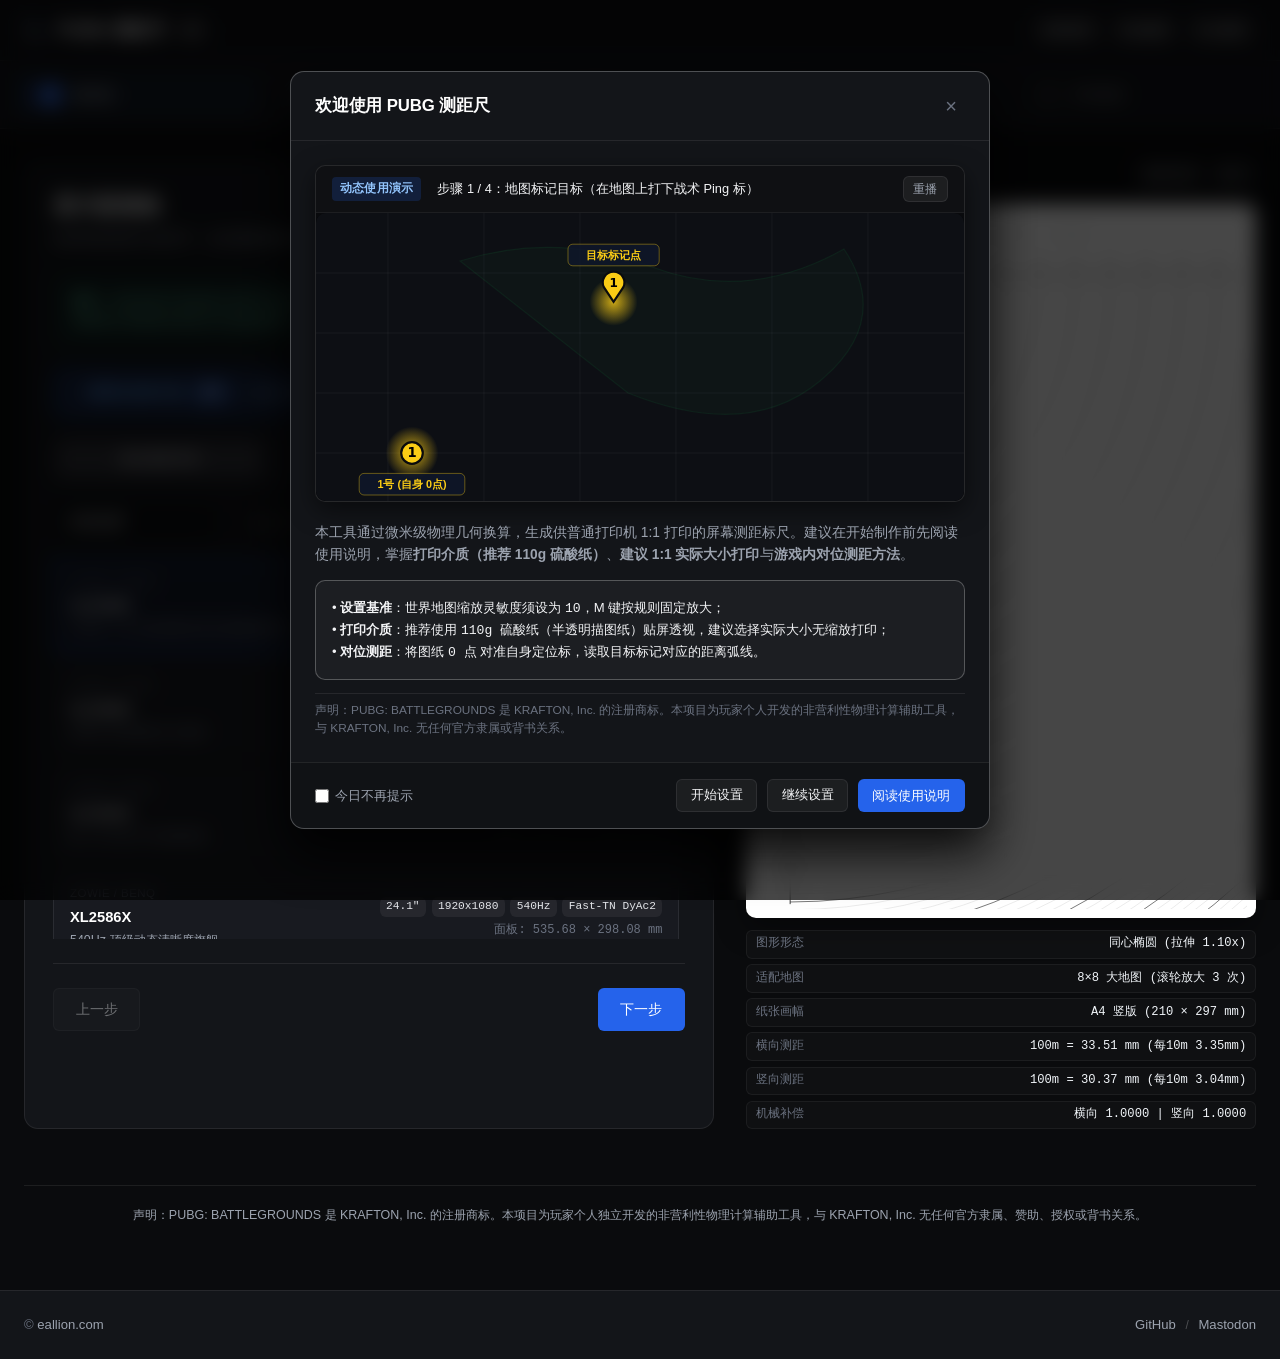
<file: index.html>
<!DOCTYPE html>
<html lang="zh-CN">
<head>
  <meta charset="UTF-8">
  <meta name="viewport" content="width=device-width, initial-scale=1.0">
  <title>PUBG 测距尺</title>
  <link rel="stylesheet" href="./style.css">
  <link rel="icon" type="image/svg+xml" href="./favicon.svg">
  <link rel="apple-touch-icon" href="./favicon.svg">
</head>
<body>

  <!-- 自定义 Toast 提示容器 -->
  <div class="toast-container" id="toastContainer"></div>

  <!-- 顶部主标题 -->
  <header class="app-header">
    <div class="header-container">
      <div class="brand-title">
        <img src="./favicon.svg" alt="PUBG 测距尺 Logo" class="brand-logo" width="24" height="24">
        <span>PUBG 测距尺</span>
        <span class="brand-tag" id="headerPaperTag">A4</span>
      </div>
      <div class="header-tools" style="display: flex; gap: 0.5rem; align-items: center;">
        <a href="./guide.html" class="btn btn-secondary btn-sm" id="globalGuideLink" style="padding: 0.25rem 0.6rem; font-size: 0.75rem; text-decoration: none; display: inline-flex; align-items: center;">使用说明</a>
        <button type="button" class="btn btn-secondary btn-sm" id="exportConfigBtn" style="padding: 0.25rem 0.6rem; font-size: 0.75rem;">导出配置</button>
        <button type="button" class="btn btn-secondary btn-sm" id="importConfigTrigger" style="padding: 0.25rem 0.6rem; font-size: 0.75rem;">导入配置</button>
        <input type="file" id="importConfigFile" accept=".json" style="display: none;">
      </div>
    </div>
  </header>

  <!-- 步骤导航 -->
  <nav class="stepper-nav">
    <div class="stepper-container">
      <div class="step-indicator-item active" data-step="1">
        <div class="step-num">1</div>
        <div class="step-info">
          <span class="step-name">显示器</span>
        </div>
      </div>
      <div class="step-indicator-item" data-step="2">
        <div class="step-num">2</div>
        <div class="step-info">
          <span class="step-name">分辨率</span>
        </div>
      </div>
      <div class="step-indicator-item" data-step="3">
        <div class="step-num">3</div>
        <div class="step-info">
          <span class="step-name">地图实测</span>
        </div>
      </div>
      <div class="step-indicator-item" data-step="4">
        <div class="step-num">4</div>
        <div class="step-info">
          <span class="step-name">生成打印</span>
        </div>
      </div>
      <div class="step-indicator-item" data-step="5">
        <div class="step-num">5</div>
        <div class="step-info">
          <span class="step-name">打印校准</span>
        </div>
      </div>
    </div>
  </nav>

  <!-- 主交互界面 -->
  <main class="main-wrapper">
    <!-- 左侧：表单与操作配置区 -->
    <div class="glass-panel">
      
      <!-- 步骤 1: 显示器规格 -->
      <section class="step-section active" data-step="1">
        <h2 class="step-headline">显示器规格</h2>
        <p class="step-subtext">选择或检索显示器型号，自动获取面板物理长宽。</p>

        <!-- 页面顶部常驻提示 (绿色风格，指引未收录型号自行测量) -->
        <div class="status-box status-success" style="margin-bottom: 1.25rem; font-size: 0.83rem; line-height: 1.55;">
          <strong>提示：</strong>若您的显示器或笔记本型号未在型号库中收录，请切换至【通用规格】或【自定义】，使用直尺测量显示器面板有效显示区域的物理尺寸（长与宽）并手动填写。
        </div>

        <!-- 屏幕探测可折叠工具栏 (强调醒目样式，提醒用户优先检测当前显示器) -->
        <div class="collapsible-box collapsible-box-highlight" id="detectScreensCollapsible" style="margin-bottom: 1.25rem;">
          <div class="collapsible-header" id="detectScreensToggle">
            <div style="display: flex; align-items: center; gap: 0.6rem;">
              <span class="collapsible-arrow" id="detectScreensArrow" style="color: #60a5fa;">▸</span>
              <span class="detect-title-highlight">
                <span>检测当前显示器</span>
                <span class="detect-badge-highlight">推荐</span>
              </span>
              <span style="font-size: 0.76rem; color: #93c5fd;">(一键识别硬件与分辨率)</span>
            </div>
            <span class="collapsible-action-text" id="detectScreensToggleText" style="color: #60a5fa; font-weight: 500;">展开</span>
          </div>
          <div class="collapsible-body hidden" id="detectScreensBody">
            <div style="display: flex; justify-content: space-between; align-items: center; flex-wrap: wrap; gap: 0.5rem; margin-bottom: 0.5rem;">
              <div style="font-size: 0.8rem; color: var(--text-secondary);">自动读取当前屏幕物理分辨率、系统缩放与硬件信息，快速智能匹配型号库。</div>
              <button type="button" class="btn btn-primary btn-sm" id="detectScreensBtn" style="font-weight: 600; padding: 0.35rem 0.95rem;">开始检测</button>
            </div>
            <div id="detectedScreensContainer" style="display: none;">
              <!-- 动态渲染探测到的多显示器卡片 -->
            </div>
          </div>
        </div>

        <!-- 模式切换 Tab -->
        <div class="tab-pill-group" style="margin-bottom: 1.25rem;">
          <button type="button" class="tab-pill active" id="tabModeDb">显示器型号库</button>
          <button type="button" class="tab-pill" id="tabModeLaptop">笔记本</button>
          <button type="button" class="tab-pill" id="tabModeGeneric">通用规格</button>
        </div>

        <!-- 视图 A: 显示器数据库检索 -->
        <div id="screenDbView">
          <div class="search-filter-row" style="display: flex; gap: 0.75rem; margin-bottom: 1rem; position: relative; z-index: 20;">
            <div class="custom-dropdown" id="brandCustomDropdown" style="min-width: 170px; max-width: 190px;">
              <button type="button" class="custom-dropdown-btn" id="brandDropdownBtn">
                <span class="custom-dropdown-text" id="brandDropdownLabel">全部品牌</span>
                <span class="custom-dropdown-arrow" id="brandDropdownArrow">▾</span>
              </button>
              <div class="custom-dropdown-menu hidden" id="brandDropdownMenu">
                <!-- 由 app.js 动态填充品牌卡项 -->
              </div>
              <select id="brandFilterSelect" style="display: none;">
                <option value="all">全部品牌</option>
              </select>
            </div>
            <div style="position: relative; flex: 1; display: flex; align-items: center;">
              <input type="text" id="monitorSearchInput" class="form-input" style="padding-right: 2.2rem;" placeholder="输入型号搜索，如：XL2546K, 27GP850, 24G2...">
              <button type="button" id="clearSearchBtn" title="清空搜索" style="position: absolute; right: 0.5rem; background: none; border: none; color: var(--text-tertiary); cursor: pointer; padding: 0.2rem 0.4rem; font-size: 1rem; line-height: 1; display: none;">×</button>
            </div>
          </div>

          <div class="monitor-db-list" id="monitorDbList">
            <!-- 由 app.js 动态填充数据库卡片 -->
          </div>

          <div id="selectedMonitorNotice" class="status-box status-success" style="margin-top: 1rem; display: none;">
            <!-- 已选显示器面板信息 -->
          </div>
        </div>

        <!-- 视图 B: 通用预设与自定义输入 -->
        <div id="screenGenericView" class="hidden">
          <div class="options-grid" id="screenPresetContainer">
            <!-- 通用选项卡片 -->
          </div>

          <div class="form-box hidden" id="customScreenBox">
            <div class="form-row">
              <label class="form-label" for="customDiagInput">屏幕尺寸 (英寸)</label>
              <div class="input-group">
                <input type="number" id="customDiagInput" class="form-input" value="24.5" step="0.1" min="10" max="100">
                <span class="input-unit">英寸</span>
              </div>
            </div>
            <div class="form-row">
              <label class="form-label" for="customRatioSelect">面板比例</label>
              <select id="customRatioSelect" class="form-select">
                <option value="16:9" selected>16:9 (标准宽屏)</option>
                <option value="16:10">16:10 (部分电竞/办公)</option>
                <option value="21:9">21:9 (带鱼屏)</option>
                <option value="4:3">4:3 (传统方屏)</option>
              </select>
            </div>
          </div>
        </div>
      </section>

      <!-- 步骤 2: 游戏分辨率 -->
      <section class="step-section" data-step="2">
        <h2 class="step-headline">游戏分辨率</h2>
        <p class="step-subtext">支持 1728×1080、2304×1440 等横向拉伸非标分辨率。</p>

        <div class="options-grid" id="resPresetContainer">
          <!-- 由 app.js 动态渲染分辨率卡片 -->
        </div>

        <div class="form-box hidden" id="customResBox">
          <div class="form-row">
            <label class="form-label">自定义分辨率</label>
            <div style="display: flex; align-items: center; gap: 0.75rem; flex-wrap: wrap;">
              <div class="input-group" style="flex: 1; min-width: 240px;">
                <input type="number" id="customResW" class="form-input" placeholder="宽度 (如 1728)" value="1728" step="1">
                <span class="input-unit">×</span>
                <input type="number" id="customResH" class="form-input" placeholder="高度 (如 1080)" value="1080" step="1">
                <span class="input-unit">像素</span>
              </div>
              <div style="display: flex; align-items: center; gap: 0.65rem;">
                <label class="checkbox-label" for="customScaleCheckbox" style="display: inline-flex; align-items: center; gap: 0.4rem; cursor: pointer; user-select: none; font-size: 0.85rem; color: var(--text-main);">
                  <input type="checkbox" id="customScaleCheckbox" class="form-checkbox">
                  <span>缩放</span>
                </label>
                <div id="customScaleContainer" class="hidden" style="display: none; align-items: center;">
                  <div class="custom-dropdown" id="scaleCustomDropdown" style="min-width: 110px;">
                    <button type="button" class="custom-dropdown-btn" id="scaleDropdownBtn" style="padding: 0.55rem 0.75rem; font-size: 0.82rem;">
                      <span class="custom-dropdown-text" id="scaleDropdownLabel">100%</span>
                      <span class="custom-dropdown-arrow" id="scaleDropdownArrow">▾</span>
                    </button>
                    <div class="custom-dropdown-menu hidden" id="scaleDropdownMenu" style="min-width: 120px; max-height: 220px;">
                      <!-- 由 app.js 动态填充缩放百分比选项 -->
                    </div>
                    <select id="customScaleSelect" style="display: none;">
                      <option value="100" selected>100%</option>
                    </select>
                  </div>
                </div>
              </div>
            </div>
          </div>
        </div>

        <div id="resAnalysisBox" class="status-box status-warning">
          <!-- 动态提示拉伸因子与几何形状判断 -->
        </div>
      </section>

      <!-- 步骤 3: 地图实测 -->
      <section class="step-section" data-step="3">
        <h2 class="step-headline">地图实测</h2>
        <p class="step-subtext">游戏内 M 键放大三次，直尺测量屏幕网格物理尺寸。</p>

        <div class="guide-card">
          <strong>测量说明：</strong>
          <ol class="guide-step-list">
            <li>进入游戏：<code>ESC</code> - <code>设置</code> - <code>游戏玩法</code> - <code>界面</code>，将 <strong>世界地图缩放灵敏度</strong> 设为 <code>10</code>；</li>
            <li>游戏中按 <code>M</code> 键展开大地图（8×8 放大 3 次，4×4 放大 2 次，3×3/2×2 不放大）；</li>
            <li>此时网格固定：细线白格为 <strong>100 米</strong>，大方格为 <strong>1000 米</strong>；</li>
            <li>手持实体直尺贴屏，测量 <strong>1 个小格 (100米)</strong> 与 <strong>3 个小格 (300米)</strong> 的物理毫米数。</li>
          </ol>
        </div>

        <!-- 地图规格选择 (8x8, 4x4, 3x3, 2x2) -->
        <div class="form-box" style="margin-bottom: 1.25rem;">
          <div style="display: flex; justify-content: space-between; align-items: center; margin-bottom: 0.5rem;">
            <label class="form-label" style="margin-bottom: 0;">地图规格</label>
            <span style="font-size: 0.75rem; color: #93c5fd; font-family: var(--font-mono);" id="mapZoomStatusTag">8×8 放大 3 次</span>
          </div>
          <div class="tab-pill-group" id="mapSizeTabGroup" style="display: grid; grid-template-columns: repeat(4, 1fr); gap: 0.35rem; background: rgba(0, 0, 0, 0.3); padding: 0.25rem; border-radius: var(--radius-sm); border: 1px solid var(--border-subtle);">
            <button type="button" class="tab-pill active" data-map-size="8x8" style="padding: 0.45rem 0.2rem; text-align: center;">
              <div style="font-weight: 600; font-size: 0.85rem;">8×8</div>
              <div style="font-size: 0.68rem; opacity: 0.75; margin-top: 0.1rem;">放大 3 次</div>
            </button>
            <button type="button" class="tab-pill" data-map-size="4x4" style="padding: 0.45rem 0.2rem; text-align: center;">
              <div style="font-weight: 600; font-size: 0.85rem;">4×4</div>
              <div style="font-size: 0.68rem; opacity: 0.75; margin-top: 0.1rem;">放大 2 次</div>
            </button>
            <button type="button" class="tab-pill" data-map-size="3x3" style="padding: 0.45rem 0.2rem; text-align: center;">
              <div style="font-weight: 600; font-size: 0.85rem;">3×3</div>
              <div style="font-size: 0.68rem; opacity: 0.75; margin-top: 0.1rem;">不放大</div>
            </button>
            <button type="button" class="tab-pill" data-map-size="2x2" style="padding: 0.45rem 0.2rem; text-align: center;">
              <div style="font-weight: 600; font-size: 0.85rem;">2×2</div>
              <div style="font-size: 0.68rem; opacity: 0.75; margin-top: 0.1rem;">不放大</div>
            </button>
          </div>
          <div style="font-size: 0.74rem; color: var(--text-tertiary); margin-top: 0.5rem; line-height: 1.4;" id="mapSubtextHint">
            全图 8km，按 M 键打开大地图并向上滚轮放大 3 次（包含：海岛、沙漠、泰戈、帝斯顿、荣都）
          </div>
        </div>

        <div class="status-box status-info" id="measureModeHint">
          <!-- 动态指引 -->
        </div>

        <div class="form-box">
          <h3 style="font-size: 0.9rem; margin-bottom: 0.75rem; color: #fff;">垂直方向 (Y轴)</h3>
          <div class="form-row" style="margin-bottom: 0;">
            <div style="display: flex; gap: 0.5rem; align-items: center; width: 100%;">
              <select id="yMeasureModeSelect" class="form-select" style="width: auto; min-width: 145px; flex-shrink: 0;">
                <option value="100m" selected>100m 高度 (1格)</option>
                <option value="300m">300m 高度 (3格)</option>
              </select>
              <div class="input-group" style="flex: 1;">
                <input type="number" id="yMeasureInput" class="form-input" placeholder="输入 100m 屏幕实测高度" step="0.1" min="10" max="300">
                <span class="input-unit">mm</span>
              </div>
            </div>
          </div>
        </div>

        <div class="form-box" id="measureXGroup">
          <h3 style="font-size: 0.9rem; margin-bottom: 0.75rem; color: #fff;">水平方向 (X轴)</h3>
          <div class="form-row" style="margin-bottom: 0;">
            <div style="display: flex; gap: 0.5rem; align-items: center; width: 100%;">
              <select id="xMeasureModeSelect" class="form-select" style="width: auto; min-width: 145px; flex-shrink: 0;">
                <option value="100m" selected>100m 宽度 (1格)</option>
                <option value="300m">300m 宽度 (3格)</option>
              </select>
              <div class="input-group" style="flex: 1;">
                <input type="number" id="xMeasureInput" class="form-input" placeholder="输入 100m 屏幕实测宽度" step="0.1" min="10" max="300">
                <span class="input-unit">mm</span>
              </div>
            </div>
          </div>
        </div>

        <!-- 理论参考双标准模块 -->
        <div class="theory-reference-card" style="background: rgba(255, 255, 255, 0.03); border: 1px solid var(--border-subtle); border-radius: var(--radius-md); padding: 1rem; margin-bottom: 1.25rem;">
          <div style="display: flex; justify-content: space-between; align-items: center; margin-bottom: 0.75rem;">
            <div style="font-size: 0.85rem; font-weight: 600; color: #ffffff;">理论推导参考</div>
            <span id="theoryRecommendBadge" class="badge badge-standard">标准推荐</span>
          </div>
          <div style="display: grid; grid-template-columns: 1fr 1fr; gap: 0.75rem; margin-bottom: 0.75rem;">
            <!-- 标准基准 -->
            <div class="theory-box active-recommend" id="theoryStandardBox" style="background: rgba(0, 0, 0, 0.25); border: 1px solid var(--border-subtle); border-radius: var(--radius-sm); padding: 0.75rem; transition: all 0.15s ease;">
              <div style="display: flex; justify-content: space-between; align-items: center; margin-bottom: 0.35rem;">
                <span style="font-size: 0.8rem; font-weight: 600; color: #ffffff;">标准基准</span>
                <span style="font-size: 0.7rem; color: var(--text-tertiary);">1:1 正圆</span>
              </div>
              <div style="font-size: 0.75rem; color: var(--text-secondary); line-height: 1.5;">
                100m：<span id="theoryStd100" style="color: #93c5fd; font-family: var(--font-mono); font-weight: 600;">-- mm</span><br>
                300m：<span id="theoryStd300" style="color: #93c5fd; font-family: var(--font-mono); font-weight: 600;">-- mm</span>
              </div>
              <button type="button" class="btn btn-secondary btn-sm" id="applyTheoryStdBtn" style="margin-top: 0.5rem; width: 100%; padding: 0.35rem 0.5rem; font-size: 0.75rem;">填入标准</button>
            </div>
            <!-- 非标基准 -->
            <div class="theory-box" id="theoryStretchedBox" style="background: rgba(0, 0, 0, 0.25); border: 1px solid var(--border-subtle); border-radius: var(--radius-sm); padding: 0.75rem; transition: all 0.15s ease;">
              <div style="display: flex; justify-content: space-between; align-items: center; margin-bottom: 0.35rem;">
                <span style="font-size: 0.8rem; font-weight: 600; color: #ffffff;">非标基准</span>
                <span style="font-size: 0.7rem; color: #f59e0b;">横向拉伸</span>
              </div>
              <div style="font-size: 0.75rem; color: var(--text-secondary); line-height: 1.5;">
                纵100m：<span id="theoryStrY100" style="color: #fcd34d; font-family: var(--font-mono); font-weight: 600;">-- mm</span><br>
                横100m：<span id="theoryStrX100" style="color: #fcd34d; font-family: var(--font-mono); font-weight: 600;">-- mm</span>
              </div>
              <button type="button" class="btn btn-secondary btn-sm" id="applyTheoryStrBtn" style="margin-top: 0.5rem; width: 100%; padding: 0.35rem 0.5rem; font-size: 0.75rem;">填入非标</button>
            </div>
          </div>
          <div style="font-size: 0.72rem; color: var(--text-tertiary); line-height: 1.4;">
            * 注：标准基准适用于原生 16:9 像素未变形；非标基准根据当前拉伸倍率换算横向扩展物理尺寸。
          </div>
        </div>

        <div class="status-box status-info" id="calcSummaryText">
          <span style="color: var(--text-secondary);">
            等待输入实测尺寸：垂直与水平方向默认不预填数据。请用物理直尺测量游戏地图对应刻度填入上方输入框，或点击上方【理论推导参考】一键应用推荐值。
          </span>
        </div>
      </section>

      <!-- 步骤 4: 生成导出 -->
      <section class="step-section" data-step="4">
        <h2 class="step-headline">生成打印</h2>
        <p class="step-subtext">选择纸张规格与刻度密度，推荐使用 110g 硫酸纸打印以方便透视屏幕。</p>

        <div class="form-box">
          <label class="form-label" for="paperSizeSelect">纸张规格</label>
          <select id="paperSizeSelect" class="form-select">
            <option value="A4" selected>A4 竖版 (210 × 297 mm)</option>
            <option value="A3">A3 竖版 (297 × 420 mm)</option>
            <option value="A5">A5 竖版 (148 × 210 mm)</option>
            <option value="B4">B4 竖版 (250 × 353 mm)</option>
            <option value="B5">B5 竖版 (176 × 250 mm)</option>
            <option value="Letter">Letter 竖版 (215.9 × 279.4 mm)</option>
            <option value="Legal">Legal 竖版 (215.9 × 355.6 mm)</option>
          </select>
        </div>

        <div class="form-box">
          <label class="form-label">刻度密度</label>
          <div class="radio-group">
            <label class="radio-label">
              <input type="radio" name="densityMode" id="density10m" value="10m" checked>
              <span>10m / 圈 (50m 加粗)</span>
            </label>
            <label class="radio-label">
              <input type="radio" name="densityMode" id="density20m" value="20m">
              <span>20m / 圈 (100m 加粗)</span>
            </label>
          </div>
        </div>

        <div class="status-box status-info" style="font-family: var(--font-mono); font-size: 0.78rem; display: flex; justify-content: space-between; align-items: center; margin-bottom: 1.25rem;">
          <div style="display: flex; align-items: center; gap: 0.75rem;">
            <span>配置 ID: <strong id="sessionUuidDisplay">-</strong></span>
            <label class="modal-checkbox-label" style="font-size: 0.76rem;">
              <input type="checkbox" id="printUuidCheckbox" checked> 打印 ID 到纸张
            </label>
          </div>
          <button type="button" class="btn btn-secondary btn-sm" id="copyUuidBtn" style="padding: 0.15rem 0.5rem; font-size: 0.72rem;">复制 ID</button>
        </div>

        <div id="paperRangeHint" class="status-box" style="margin-bottom: 1.25rem; font-size: 0.8rem; line-height: 1.5; background: rgba(37, 99, 235, 0.08); border-color: rgba(37, 99, 235, 0.25); color: #93c5fd;">
          <!-- 动态填充当前纸张测距覆盖范围 -->
        </div>

        <div class="guide-card" style="margin-bottom: 1.5rem;">
          <strong>打印建议与注意事项：</strong>
          <ul class="guide-step-list" style="margin-top: 0.4rem;">
            <li>推荐打印纸张：推荐使用 <strong>110g 硫酸纸</strong>（半透明描图纸，平整挺括且方便透视屏幕地图）；</li>
            <li>建议打印时勾选 <code>实际大小</code> 或 <code>100% 缩放比例</code>，不建议勾选 <code>适合纸张</code>、<code>缩放以符合页面</code>；</li>
            <li>出纸后可对照左侧 <code>物理标尺线</code> 核验 50mm / 100mm 长度；</li>
            <li>若后续进行了微调校准，校准后重新打印时需使用与校准前相同的打印方式（如同一打印机、相同的进纸方向与打印设置）。</li>
          </ul>
        </div>

        <div style="display: flex; flex-direction: column; gap: 0.75rem;">
          <button type="button" class="btn btn-primary" id="downloadPdfBtn" style="padding: 0.85rem;">下载 PDF</button>
          <div style="display: flex; gap: 0.75rem;">
            <button type="button" class="btn btn-secondary" id="printPageBtn" style="flex: 1;">打印</button>
            <button type="button" class="btn btn-secondary" id="downloadSvgBtn" style="flex: 1;">下载 SVG</button>
          </div>
        </div>
      </section>

      <!-- 步骤 5: 打印校准 -->
      <section class="step-section" data-step="5">
        <h2 class="step-headline">打印校准</h2>
        <p class="step-subtext">根据纸张实测尺寸反推补偿因子，消除打印机机械公差。</p>

        <!-- 醒目红色提示：尺寸不准才需要校准 -->
        <div class="status-box status-danger" style="margin-bottom: 1.25rem;">
          <strong>注意：</strong>若上一步打印出的测距尺实测尺寸精准（误差小于 0.5mm），请直接使用，<strong>无需校准</strong>。仅当打印机因进纸机械拉伸或缩水导致尺寸偏差时，才需使用本校准功能。
        </div>

        <!-- UUID 识别与核对区块 (支持多人生成场景检索顾客配置) -->
        <div class="form-box" style="margin-bottom: 1.25rem;">
          <div style="display: flex; justify-content: space-between; align-items: center; margin-bottom: 0.5rem;">
            <label class="form-label" style="margin-bottom: 0;" for="calibUuidInput">配置 UUID 核对</label>
            <span style="font-size: 0.75rem; color: var(--text-tertiary);">默认匹配最新配置</span>
          </div>
          <div style="display: flex; gap: 0.5rem; align-items: center;">
            <input type="text" id="calibUuidInput" class="form-input" placeholder="输入纸张上的 8 位或完整 UUID" style="font-family: var(--font-mono); font-size: 0.85rem;">
            <button type="button" class="btn btn-secondary btn-sm" id="calibCheckUuidBtn" style="white-space: nowrap;">核对</button>
            <button type="button" class="btn btn-secondary btn-sm" id="calibResetUuidBtn" style="white-space: nowrap;" title="恢复为当前最新配置">最新</button>
          </div>
          <div id="calibUuidStatus" class="status-box status-info" style="margin-top: 0.75rem; margin-bottom: 0; padding: 0.65rem 0.85rem; font-size: 0.8rem;">
            当前校准配置：<strong id="calibActiveUuidText">-</strong> | <span id="calibActiveSummaryText">当前最新会话</span>
          </div>
        </div>

        <div class="guide-card">
          <strong>校准说明：</strong>
          <p style="margin-top: 0.3rem;">
            使用实体直尺测量打印出的纸张：<br>
            • <strong>横向实测</strong>：测量横向 100 米线（目标 <span id="calibTarget100" style="color: #60a5fa; font-weight: 600;">33.33 mm</span>）或 300 米线（目标 <span id="calibTarget300" style="color: #60a5fa; font-weight: 600;">100.00 mm</span>）；<br>
            • <strong>竖向实测</strong>：测量竖向 100 米线（目标 <span id="calibTargetY100" style="color: #34d399; font-weight: 600;">30.00 mm</span>）或 300 米线（目标 <span id="calibTargetY300" style="color: #34d399; font-weight: 600;">90.00 mm</span>）；<br>
            • <strong>比例尺实测</strong>：测量左侧 <code>物理校准线 100mm</code> 实际长度。<br>
            填写实测数值后点击“应用补偿”，系统将分别计算横向与竖向打印公差比率并重构图纸。
          </p>
        </div>

        <div class="form-box">
          <h3 style="font-size: 0.9rem; margin-bottom: 0.85rem; color: #fff;">横向实测</h3>
          <div class="form-row">
            <label class="form-label" for="calibPrinted100" id="labelCalibPrinted100">用直尺测量打印纸张同心圆横向的 100m</label>
            <div class="input-group">
              <input type="number" id="calibPrinted100" class="form-input" placeholder="如：量出 33.3 则填 33.3" step="0.1">
              <span class="input-unit">mm</span>
            </div>
          </div>
          <div class="form-row">
            <label class="form-label" for="calibPrinted300" id="labelCalibPrinted300">用直尺测量打印纸张同心圆横向的 300m</label>
            <div class="input-group">
              <input type="number" id="calibPrinted300" class="form-input" placeholder="如：量出 100.0 则填 100.0" step="0.1">
              <span class="input-unit">mm</span>
            </div>
          </div>
        </div>

        <div class="form-box">
          <h3 style="font-size: 0.9rem; margin-bottom: 0.85rem; color: #fff;">竖向实测</h3>
          <div class="form-row">
            <label class="form-label" for="calibPrintedY100" id="labelCalibPrintedY100">用直尺测量打印纸张同心圆竖向的 100m</label>
            <div class="input-group">
              <input type="number" id="calibPrintedY100" class="form-input" placeholder="如：量出 30.0 则填 30.0" step="0.1">
              <span class="input-unit">mm</span>
            </div>
          </div>
          <div class="form-row">
            <label class="form-label" for="calibPrintedY300" id="labelCalibPrintedY300">用直尺测量打印纸张同心圆竖向的 300m</label>
            <div class="input-group">
              <input type="number" id="calibPrintedY300" class="form-input" placeholder="如：量出 90.0 则填 90.0" step="0.1">
              <span class="input-unit">mm</span>
            </div>
          </div>
        </div>

        <div class="form-box">
          <h3 style="font-size: 0.9rem; margin-bottom: 0.85rem; color: #fff;">标尺实测</h3>
          <div class="form-row">
            <label class="form-label" for="calibPrintedRuler">用直尺测量打印纸张比例尺 100mm</label>
            <div class="input-group">
              <input type="number" id="calibPrintedRuler" class="form-input" placeholder="如：量出 100.0 则填 100.0" step="0.1">
              <span class="input-unit">mm</span>
            </div>
          </div>
          <div class="btn-row" style="margin-top: 0.75rem;">
            <button type="button" class="btn btn-primary btn-sm" id="applyCalibBtn">应用补偿</button>
            <button type="button" class="btn btn-secondary btn-sm" id="resetCalibBtn">重置</button>
          </div>
        </div>

        <div id="calibResultBox" class="status-box status-info">
          当前未应用校准补偿（默认输出 100% 原始理论尺寸）。仅在打印机存在走纸拉伸偏差时，输入上方实测值并点击“应用补偿”。
        </div>

        <div style="display: flex; gap: 0.75rem; margin-top: 1.25rem;">
          <button type="button" class="btn btn-primary" id="downloadCalibPdfBtn" style="flex: 1;">下载 PDF</button>
          <button type="button" class="btn btn-secondary" id="printCalibBtn" style="flex: 1;">打印</button>
        </div>
      </section>

      <!-- 步骤底栏控制按钮 -->
      <div class="btn-row" style="justify-content: space-between; border-top: 1px solid var(--border-subtle); padding-top: 1.5rem;">
        <button type="button" class="btn btn-secondary" id="prevBtn" disabled>上一步</button>
        <button type="button" class="btn btn-primary" id="nextBtn">下一步</button>
      </div>

    </div>

    <!-- 右侧：实时物理尺寸矢量预览容器 -->
    <div class="preview-panel">
      <div class="preview-sticky">
        <div class="preview-header">
          <div style="display: flex; align-items: center; gap: 0.6rem;">
            <div class="preview-title">预览</div>
            <div class="preview-badge" id="previewPaperBadge">210 × 297 mm</div>
          </div>
          <div class="preview-actions">
            <button type="button" class="btn-icon" id="previewRotateBtn" title="切换旋转视角（竖版打印 / 横向正读）">旋转正读</button>
            <button type="button" class="btn-icon" id="previewZoomBtn" title="全屏放大查看">放大</button>
          </div>
        </div>
        
        <div class="preview-canvas-wrapper" id="printArea">
          <svg id="svgPreview" xmlns="http://www.w3.org/2000/svg" viewBox="0 0 210 297">
            <!-- 矢量图形由 app.js 动态绘制 -->
          </svg>
        </div>

        <div class="preview-meta">
          <ul class="preview-meta-list" id="previewMetaList">
            <!-- 矢量参数由 app.js 逐行渲染 -->
          </ul>
        </div>
      </div>
    </div>

    <!-- 免责声明说明文本 (位于 main 内部最后一个 div，全宽通栏，紧接 footer 顶部) -->
    <div class="main-disclaimer">
      <span>声明：PUBG: BATTLEGROUNDS 是 KRAFTON, Inc. 的注册商标。本项目为玩家个人独立开发的非营利性物理计算辅助工具，与 KRAFTON, Inc. 无任何官方隶属、赞助、授权或背书关系。</span>
    </div>
  </main>

  <!-- 页脚版权与链接 -->
  <footer class="app-footer">
    <div class="footer-container">
      <div class="footer-copyright">
        <span>© <a href="https://eallion.com" target="_blank" rel="noopener noreferrer">eallion.com</a></span>
      </div>
      <div class="footer-links">
        <a href="https://github.com/eallion/pubg-ruler" target="_blank" rel="noopener noreferrer" class="footer-link">GitHub</a>
        <span class="footer-divider">/</span>
        <a href="https://e5n.cc/@eallion" target="_blank" rel="me noopener noreferrer" class="footer-link">Mastodon</a>
      </div>
    </div>
  </footer>

  <!-- 模态弹窗 0: 首次访问引导与使用说明 -->
  <div class="modal-overlay hidden" id="welcomeGuideModal" role="dialog" aria-modal="true" aria-labelledby="welcomeGuideTitle">
    <div class="modal-dialog">
      <div class="modal-header">
        <div class="modal-title" id="welcomeGuideTitle">欢迎使用 PUBG 测距尺</div>
        <button type="button" class="modal-close-btn" id="welcomeGuideCloseBtn" title="关闭">×</button>
      </div>
      <div class="modal-body">
        <!-- 测距原理动态指引演示卡片 (纯代码矢量动画) -->
        <div class="demo-anim-card" id="demoAnimCard">
          <div class="demo-anim-topbar">
            <div class="demo-anim-tag">动态使用演示</div>
            <div class="demo-step-badge" id="demoStepBadge">步骤 1 / 4：地图标记目标（在地图上打下战术 Ping 标）</div>
            <button type="button" class="btn-demo-replay" id="demoReplayBtn" title="重新播放动画">重播</button>
          </div>
          <div class="demo-svg-container">
            <!-- 底层：地图雷达与定位标点 -->
            <svg id="demoSvgStage" viewBox="0 0 540 240" preserveAspectRatio="xMidYMid meet" xmlns="http://www.w3.org/2000/svg">
              <defs>
                <radialGradient id="demoYellowGlow" cx="50%" cy="50%" r="50%">
                  <stop offset="0%" stop-color="#facc15" stop-opacity="0.8"/>
                  <stop offset="100%" stop-color="#facc15" stop-opacity="0"/>
                </radialGradient>
              </defs>

              <!-- 0. 地图底图背景 -->
              <rect width="540" height="240" fill="#0d0f14" rx="8"/>
              <!-- 地图战术方格 (模拟 M 键大地图网格) -->
              <g stroke="rgba(255, 255, 255, 0.04)" stroke-width="1">
                <line x1="60" y1="0" x2="60" y2="240"/>
                <line x1="140" y1="0" x2="140" y2="240"/>
                <line x1="220" y1="0" x2="220" y2="240"/>
                <line x1="300" y1="0" x2="300" y2="240"/>
                <line x1="380" y1="0" x2="380" y2="240"/>
                <line x1="460" y1="0" x2="460" y2="240"/>
                <line x1="0" y1="50" x2="540" y2="50"/>
                <line x1="0" y1="100" x2="540" y2="100"/>
                <line x1="0" y1="150" x2="540" y2="150"/>
                <line x1="0" y1="200" x2="540" y2="200"/>
              </g>

              <!-- 地图地形示意纹理 -->
              <path d="M 120 40 Q 200 15 280 45 T 440 30 Q 480 90 420 140 T 260 150 Z" fill="rgba(34, 197, 94, 0.03)" stroke="rgba(34, 197, 94, 0.08)" stroke-width="1"/>

              <!-- 第三步：从原点连接到标点尖端的战术虚线 (80, 200) -> (248, 74)，长度 210px 对应 350m -->
              <line id="demoRayLine" x1="80" y1="200" x2="80" y2="200" stroke="#facc15" stroke-width="1.8" stroke-dasharray="4 3" stroke-linecap="round" opacity="0"/>

              <!-- 原点常驻（玩家自身 1 号定位标始终存在，无需额外绘制步骤，坐标 80, 200） -->
              <g id="demoOriginGroup" opacity="1">
                <circle id="demoOriginPulse" cx="80" cy="200" r="22" fill="url(#demoYellowGlow)"/>
                <circle cx="80" cy="200" r="9" fill="#facc15" stroke="#0a0b0d" stroke-width="1.8"/>
                <text x="80" y="203.5" fill="#000000" font-size="11" font-weight="900" font-family="-apple-system, system-ui, sans-serif" text-anchor="middle">1</text>
                <rect x="36" y="217" width="88" height="18" rx="4" fill="rgba(15, 23, 42, 0.85)" stroke="rgba(250, 204, 21, 0.4)" stroke-width="0.8"/>
                <text x="80" y="229" fill="#facc15" font-size="9" font-weight="600" text-anchor="middle">1号 (自身 0点)</text>
              </g>

              <!-- 第一步：标记目标点（PUBG 经典地图图钉，尖锥指向非整百米坐标 248, 74，圆内带数字1） -->
              <g id="demoTargetGroup" opacity="0">
                <circle id="demoTargetPulse" cx="248" cy="74" r="20" fill="url(#demoYellowGlow)"/>
                <!-- 水滴/尖锥图钉：尖端 (248, 74)，顶部圆心 (248, 58)，半径 9 -->
                <path d="M 248 74 L 240 62 A 9 9 0 1 1 256 62 Z" fill="#facc15" stroke="#0a0b0d" stroke-width="1.8"/>
                <text x="248" y="61.5" fill="#000000" font-size="10" font-weight="900" font-family="-apple-system, system-ui, sans-serif" text-anchor="middle">1</text>
                <rect x="210" y="26" width="76" height="18" rx="4" fill="rgba(15, 23, 42, 0.85)" stroke="rgba(250, 204, 21, 0.4)" stroke-width="0.8"/>
                <text x="248" y="38" fill="#facc15" font-size="9" font-weight="600" text-anchor="middle">目标标记点</text>
              </g>

              <!-- 第四步：显示距离数值标签 (非整百米精确 350 m) -->
              <g id="demoDistanceBadge" opacity="0">
                <rect x="268" y="61" width="76" height="26" rx="6" fill="#1e293b" stroke="#facc15" stroke-width="1.5"/>
                <text x="306" y="78" fill="#facc15" font-size="12" font-weight="bold" font-family="ui-monospace, monospace" text-anchor="middle">350 m</text>
              </g>
            </svg>

            <!-- 顶层独立 3D 纸张层：左下角固定于 (80, 200)，向右上慢慢翻动平覆贴到屏幕上 -->
            <div class="demo-paper-sheet" id="demoPaperSheet">
              <svg viewBox="0 0 540 240" preserveAspectRatio="xMidYMid meet" xmlns="http://www.w3.org/2000/svg">
                <defs>
                  <linearGradient id="demoPaperGrad" x1="0%" y1="100%" x2="100%" y2="0%">
                    <stop offset="0%" stop-color="rgba(37, 99, 235, 0.22)"/>
                    <stop offset="100%" stop-color="rgba(255, 255, 255, 0.08)"/>
                  </linearGradient>
                </defs>

                <!-- 半透明硫酸纸底板 -->
                <polygon points="70 215, 500 215, 500 15, 70 15" fill="url(#demoPaperGrad)" stroke="rgba(96, 165, 250, 0.35)" stroke-width="1.2"/>
                
                <!-- 直尺基准线 X轴 & Y轴 (原点精确位于 80, 200) -->
                <line x1="80" y1="200" x2="490" y2="200" stroke="#f3f4f6" stroke-width="2" stroke-linecap="round"/>
                <line x1="80" y1="200" x2="80" y2="15" stroke="#f3f4f6" stroke-width="2" stroke-linecap="round"/>

                <!-- X轴刻度 (步长 60px = 100m) -->
                <line x1="140" y1="200" x2="140" y2="206" stroke="#9ca3af" stroke-width="1.2"/>
                <text x="140" y="217" fill="#9ca3af" font-size="9" font-family="monospace" text-anchor="middle">100m</text>

                <line x1="200" y1="200" x2="200" y2="206" stroke="#9ca3af" stroke-width="1.2"/>
                <text x="200" y="217" fill="#9ca3af" font-size="9" font-family="monospace" text-anchor="middle">200m</text>

                <line x1="260" y1="200" x2="260" y2="206" stroke="#9ca3af" stroke-width="1.2"/>
                <text x="260" y="217" fill="#9ca3af" font-size="9" font-family="monospace" text-anchor="middle">300m</text>

                <line x1="320" y1="200" x2="320" y2="206" stroke="#9ca3af" stroke-width="1.2"/>
                <text x="320" y="217" fill="#9ca3af" font-size="9" font-family="monospace" text-anchor="middle">400m</text>

                <line x1="380" y1="200" x2="380" y2="206" stroke="#9ca3af" stroke-width="1.2"/>
                <text x="380" y="217" fill="#9ca3af" font-size="9" font-family="monospace" text-anchor="middle">500m</text>

                <line x1="440" y1="200" x2="440" y2="206" stroke="#9ca3af" stroke-width="1.2"/>
                <text x="440" y="217" fill="#9ca3af" font-size="9" font-family="monospace" text-anchor="middle">600m</text>

                <!-- Y轴刻度 (原点 200，向上递减 60px = 100m) -->
                <line x1="80" y1="140" x2="74" y2="140" stroke="#9ca3af" stroke-width="1.2"/>
                <text x="70" y="143" fill="#9ca3af" font-size="8" font-family="monospace" text-anchor="end">100</text>

                <line x1="80" y1="80" x2="74" y2="80" stroke="#9ca3af" stroke-width="1.2"/>
                <text x="70" y="83" fill="#9ca3af" font-size="8" font-family="monospace" text-anchor="end">200</text>

                <line x1="80" y1="20" x2="74" y2="20" stroke="#9ca3af" stroke-width="1.2"/>
                <text x="70" y="23" fill="#9ca3af" font-size="8" font-family="monospace" text-anchor="end">300</text>

                <!-- 同心测距正圆弧线 (圆心严格锁定于 80, 200) -->
                <!-- 弧 1: 100m (R=60，从 X=140 至 Y=140) -->
                <path d="M 140 200 A 60 60 0 0 0 80 140" fill="none" stroke="rgba(96, 165, 250, 0.45)" stroke-width="1.2"/>
                <text x="126" y="160" fill="rgba(147, 197, 253, 0.65)" font-size="8" font-family="monospace">100</text>

                <!-- 弧 2: 200m (R=120，从 X=200 至 Y=80) -->
                <path d="M 200 200 A 120 120 0 0 0 80 80" fill="none" stroke="rgba(96, 165, 250, 0.45)" stroke-width="1.2"/>
                <text x="170" y="118" fill="rgba(147, 197, 253, 0.65)" font-size="8" font-family="monospace">200</text>

                <!-- 弧 3: 300m (R=180，从 X=260 至 Y=20) -->
                <path id="demoArc300" d="M 260 200 A 180 180 0 0 0 80 20" fill="none" stroke="rgba(96, 165, 250, 0.55)" stroke-width="1.6"/>
                <text id="demoArc300Text" x="215" y="72" fill="rgba(147, 197, 253, 0.7)" font-size="9" font-family="monospace" font-weight="bold">300</text>

                <!-- 弧 3.5: 350m 细分参考弧 (R=210，标点尖端 (248, 74) 严格落在此弧上，处于 300m 与 400m 中间) -->
                <path id="demoArc350" d="M 290 200 A 210 210 0 0 0 179 15" fill="none" stroke="rgba(96, 165, 250, 0.3)" stroke-dasharray="3 3" stroke-width="1.1"/>
                <text id="demoArc350Text" x="238" y="52" fill="rgba(147, 197, 253, 0.45)" font-size="8" font-family="monospace">350</text>

                <!-- 弧 4: 400m (R=240，从 X=320 延展至顶部 X=233, Y=15) -->
                <path id="demoArc400" d="M 320 200 A 240 240 0 0 0 233 15" fill="none" stroke="rgba(96, 165, 250, 0.35)" stroke-width="1.2"/>
                <text id="demoArc400Text" x="268" y="38" fill="rgba(147, 197, 253, 0.55)" font-size="8" font-family="monospace">400</text>

                <!-- 弧 5: 500m (R=300，从 X=380 延展至顶部 X=316, Y=15) -->
                <path d="M 380 200 A 300 300 0 0 0 316 15" fill="none" stroke="rgba(96, 165, 250, 0.25)" stroke-width="1.0"/>
              </svg>
            </div>
          </div>
        </div>

        <p style="color: var(--text-secondary); margin-bottom: 0.85rem; font-size: 0.86rem; line-height: 1.6;">
          本工具通过微米级物理几何换算，生成供普通打印机 1:1 打印的屏幕测距标尺。建议在开始制作前先阅读使用说明，掌握<strong>打印介质（推荐 110g 硫酸纸）</strong>、<strong>建议 1:1 实际大小打印</strong>与<strong>游戏内对位测距方法</strong>。
        </p>
        <div class="modal-highlight-box" style="margin: 0.6rem 0 0.85rem 0; font-size: 0.82rem; line-height: 1.6;">
          <div>• <strong>设置基准</strong>：世界地图缩放灵敏度须设为 <code>10</code>，M 键按规则固定放大；</div>
          <div>• <strong>打印介质</strong>：推荐使用 <code>110g 硫酸纸</code>（半透明描图纸）贴屏透视，建议选择实际大小无缩放打印；</div>
          <div>• <strong>对位测距</strong>：将图纸 <code>0 点</code> 对准自身定位标，读取目标标记对应的距离弧线。</div>
        </div>
        <div style="font-size: 0.74rem; color: var(--text-tertiary); margin-top: 0.85rem; border-top: 1px solid var(--border-subtle); padding-top: 0.5rem; line-height: 1.5;">
          声明：PUBG: BATTLEGROUNDS 是 KRAFTON, Inc. 的注册商标。本项目为玩家个人开发的非营利性物理计算辅助工具，与 KRAFTON, Inc. 无任何官方隶属或背书关系。
        </div>
      </div>
      <div class="modal-footer" style="justify-content: space-between; align-items: center; flex-wrap: wrap; gap: 0.6rem;">
        <label class="modal-checkbox-label">
          <input type="checkbox" id="dontShowWelcomeToday"> 今日不再提示
        </label>
        <div class="modal-footer-right" style="display: flex; gap: 0.6rem; align-items: center;">
          <button type="button" class="btn btn-secondary btn-sm" id="welcomeNewConfigBtn" title="生成新 UUID 并开启全新方案配置">开始设置</button>
          <button type="button" class="btn btn-secondary btn-sm" id="welcomeCloseBtn" title="保留已有 UUID 与当前配置继续使用">继续设置</button>
          <a href="./guide.html" class="btn btn-primary btn-sm" id="welcomeReadGuideBtn" style="text-decoration: none; padding: 0.35rem 0.85rem;">阅读使用说明</a>
        </div>
      </div>
    </div>
  </div>

  <!-- 模态弹窗 1: 地图设置两步确认 (步骤3专属，阻止后层操作) -->
  <div class="modal-overlay hidden" id="mapGuideModal" role="dialog" aria-modal="true" aria-labelledby="mapGuideTitle">
    <div class="modal-dialog">
      <div class="modal-header">
        <div class="modal-title" id="mapGuideTitle">地图设置</div>
        <button type="button" class="modal-close-btn" id="mapGuideCloseBtn" title="关闭">×</button>
      </div>
      <div class="modal-body">
        <!-- 第 1 步: 地图缩放灵敏度设为 10 -->
        <div id="mapGuideStep1">
          <span class="modal-step-tag">步骤 1 / 2</span>
          <div style="font-weight: 600; color: #ffffff; margin-bottom: 0.5rem;">配置地图缩放灵敏度</div>
          <p style="color: var(--text-secondary); margin-bottom: 0.75rem;">
            请在游戏中打开设置，确保地图缩放灵敏度精准为 10，以保持屏幕缩放倍率物理基准一致。
          </p>
          <div class="modal-highlight-box" style="margin-bottom: 0.75rem;">
            <div style="font-size: 0.8rem; color: var(--text-tertiary); margin-bottom: 0.25rem;">游戏内设置路径：</div>
            <code style="color: #93c5fd; font-size: 0.85rem;">設定 → 遊戲性（游戏玩法） → 介面 → 世界地圖縮放靈敏度</code>
            <div style="margin-top: 0.6rem; font-size: 0.88rem; color: #ffffff;">
              世界地图缩放灵敏度：<strong style="color: #60a5fa; font-size: 1.05rem;">10</strong>
            </div>
          </div>
          <div style="border-radius: var(--radius-sm); overflow: hidden; border: 1px solid var(--border-subtle); background: #0c0d10; text-align: center;">
            <img src="./public/setting-10.png" alt="游戏设置：世界地图缩放灵敏度 10" style="width: 100%; height: auto; max-height: 180px; object-fit: contain; display: block; margin: 0 auto; border-radius: var(--radius-sm);">
          </div>
        </div>

        <!-- 第 2 步: 游戏内 M 放大倍率 -->
        <div id="mapGuideStep2" style="display: none;">
          <span class="modal-step-tag">步骤 2 / 2</span>
          <div style="font-weight: 600; color: #ffffff; margin-bottom: 0.5rem;">确认地图放大倍率</div>
          <p style="color: var(--text-secondary); margin-bottom: 0.75rem;">
            进入对局或训练场，按 <kbd style="background: rgba(255,255,255,0.1); border: 1px solid var(--border-focus); border-radius: 4px; padding: 0.15rem 0.45rem; font-family: var(--font-mono);">M</kbd> 键打开大地图，根据地图规格操作滚轮：
          </p>
          <div class="modal-highlight-box" style="padding: 0.75rem 1rem;">
            <div style="display: grid; grid-template-columns: 1fr 1fr; gap: 0.6rem; font-size: 0.82rem;">
              <div style="background: rgba(255,255,255,0.03); padding: 0.5rem 0.75rem; border-radius: 6px; border: 1px solid var(--border-subtle);">
                <div style="color: #60a5fa; font-weight: 600; margin-bottom: 0.2rem;">8×8 大地图</div>
                <div style="color: #fff;">滚轮向上<strong>放大 3 次</strong></div>
                <div style="font-size: 0.72rem; color: var(--text-tertiary); margin-top: 0.2rem;">海岛 / 沙漠 / 泰戈 / 帝斯顿 / 荣都</div>
              </div>
              <div style="background: rgba(255,255,255,0.03); padding: 0.5rem 0.75rem; border-radius: 6px; border: 1px solid var(--border-subtle);">
                <div style="color: #60a5fa; font-weight: 600; margin-bottom: 0.2rem;">4×4 中地图</div>
                <div style="color: #fff;">滚轮向上<strong>放大 2 次</strong></div>
                <div style="font-size: 0.72rem; color: var(--text-tertiary); margin-top: 0.2rem;">萨诺 (雨林)</div>
              </div>
              <div style="background: rgba(255,255,255,0.03); padding: 0.5rem 0.75rem; border-radius: 6px; border: 1px solid var(--border-subtle);">
                <div style="color: #34d399; font-weight: 600; margin-bottom: 0.2rem;">3×3 小地图</div>
                <div style="color: #fff;">保持默认，<strong>不放大</strong></div>
                <div style="font-size: 0.72rem; color: var(--text-tertiary); margin-top: 0.2rem;">帕拉莫</div>
              </div>
              <div style="background: rgba(255,255,255,0.03); padding: 0.5rem 0.75rem; border-radius: 6px; border: 1px solid var(--border-subtle);">
                <div style="color: #34d399; font-weight: 600; margin-bottom: 0.2rem;">2×2 超小地图</div>
                <div style="color: #fff;">保持默认，<strong>不放大</strong></div>
                <div style="font-size: 0.72rem; color: var(--text-tertiary); margin-top: 0.2rem;">卡拉金</div>
              </div>
            </div>
            <div style="font-size: 0.78rem; color: var(--text-tertiary); margin-top: 0.65rem; border-top: 1px solid var(--border-subtle); padding-top: 0.5rem; line-height: 1.5;">
              • 白色细线方格为 <strong>100 米</strong>（测距尺基准刻度）<br>
              • 粗线大方格为 <strong>1000 米</strong>（1 公里大格）
            </div>
          </div>
        </div>
      </div>
      <div class="modal-footer">
        <label class="modal-checkbox-label">
          <input type="checkbox" id="dontShowMapGuide"> 不再显示
        </label>
        <div class="modal-footer-right">
          <button type="button" class="btn btn-primary btn-sm" id="mapGuideNextBtn">确认</button>
        </div>
      </div>
    </div>
  </div>

  <!-- 模态弹窗 2: 打印须知确认 (步骤4专属，阻止后层操作) -->
  <div class="modal-overlay hidden" id="printNoticeModal" role="dialog" aria-modal="true" aria-labelledby="printNoticeTitle">
    <div class="modal-dialog">
      <div class="modal-header">
        <div class="modal-title" id="printNoticeTitle">打印须知</div>
        <button type="button" class="modal-close-btn" id="printNoticeCloseBtn" title="关闭">×</button>
      </div>
      <div class="modal-body">
        <!-- 提示 1: 复制 UUID -->
        <div style="margin-bottom: 1.15rem;">
          <div style="font-weight: 600; color: #ffffff; margin-bottom: 0.35rem;">1. 保存配置 UUID</div>
          <p style="font-size: 0.82rem; color: var(--text-secondary); margin-bottom: 0.5rem;">
            专属配置识别码，纸张右上角带此编号，用于后续校对与方案检索。
          </p>
          <div style="display: flex; gap: 0.5rem; align-items: center; background: rgba(0,0,0,0.3); border: 1px solid var(--border-subtle); padding: 0.45rem 0.75rem; border-radius: var(--radius-sm);">
            <code id="modalUuidText" style="flex: 1; font-family: var(--font-mono); font-size: 0.85rem; color: #93c5fd; overflow: hidden; text-overflow: ellipsis; white-space: nowrap;">-</code>
            <button type="button" class="btn btn-secondary btn-sm" id="modalCopyUuidBtn" style="padding: 0.25rem 0.65rem; font-size: 0.75rem; white-space: nowrap;">复制</button>
          </div>
        </div>

        <!-- 提示 2: 打印设置 -->
        <div style="margin-bottom: 1.15rem;">
          <div style="font-weight: 600; color: #ffffff; margin-bottom: 0.35rem;">2. 打印参数规范</div>
          <div class="modal-highlight-box" style="margin: 0.4rem 0; font-size: 0.8rem; line-height: 1.6;">
            <div>• <strong>推荐打印纸张</strong>：推荐使用 <strong>110g 硫酸纸</strong>（半透明且平整挺括，便于直接贴在屏幕上透视地图）；</div>
            <div>• <strong>建议无缩放打印</strong>：建议在打印设置中勾选 100% 或实际大小，避免纸张比例形变；</div>
            <div>• <strong>同一打印机</strong>：打印与后续校准微调建议使用同一台物理打印机；</div>
            <div>• <strong>同一打印设置</strong>：校准后需要使用与校准前同样的打印方式（如同一打印设置、进纸朝向与介质类型），确保校准补偿精准对齐。</div>
          </div>
        </div>

        <!-- 提示 3: 打印后校准 -->
        <div>
          <div style="font-weight: 600; color: #ffffff; margin-bottom: 0.35rem;">3. 打印后进入校准</div>
          <p style="font-size: 0.82rem; color: var(--text-secondary); line-height: 1.5;">
            出纸后使用实体直尺测量标尺。如存在机械公差，请进入第 5 步【校准】输入实测数据，系统反推生成精密补偿图纸。
          </p>
        </div>
      </div>
      <div class="modal-footer">
        <label class="modal-checkbox-label">
          <input type="checkbox" id="dontShowPrintNotice"> 不再显示
        </label>
        <div class="modal-footer-right">
          <button type="button" class="btn btn-primary btn-sm" id="printNoticeConfirmBtn">确认</button>
        </div>
      </div>
    </div>
  </div>

  <!-- 模态弹窗 3: 矢量预览放大查看 Lightbox -->
  <div class="modal-overlay hidden" id="previewZoomModal" role="dialog" aria-modal="true" aria-labelledby="previewZoomTitle">
    <div class="preview-zoom-container">
      <div class="preview-zoom-header">
        <div style="display: flex; align-items: center; gap: 0.75rem;">
          <div class="modal-title" id="previewZoomTitle">图纸全景</div>
          <div class="preview-badge" id="zoomPaperBadge">210 × 297 mm</div>
        </div>
        <div style="display: flex; align-items: center; gap: 0.45rem;">
          <button type="button" class="btn btn-secondary btn-sm" id="zoomOutBtn" title="缩小 (滚轮向下)">-</button>
          <span class="preview-badge" id="zoomPercentBadge" style="min-width: 46px; text-align: center;">100%</span>
          <button type="button" class="btn btn-secondary btn-sm" id="zoomInBtn" title="放大 (滚轮向上)">+</button>
          <button type="button" class="btn btn-secondary btn-sm" id="zoomResetBtn" title="重置 100%">1:1</button>
          <button type="button" class="btn btn-secondary btn-sm" id="zoomRotateBtn">旋转正读</button>
          <button type="button" class="modal-close-btn" id="previewZoomCloseBtn" title="关闭">×</button>
        </div>
      </div>
      <div class="preview-zoom-body" id="previewZoomBody">
        <div class="zoom-stage" id="zoomStage">
          <svg id="svgZoomPreview" xmlns="http://www.w3.org/2000/svg">
            <!-- 矢量图形动态渲染 -->
          </svg>
        </div>
      </div>
    </div>
  </div>

  <!-- 模态弹窗 4: 打印校准提示 -->
  <div class="modal-overlay hidden" id="calibGuideModal" role="dialog" aria-modal="true" aria-labelledby="calibGuideTitle">
    <div class="modal-dialog">
      <div class="modal-header">
        <div class="modal-title" id="calibGuideTitle">校准提示</div>
        <button type="button" class="modal-close-btn" id="calibGuideCloseBtn" title="关闭">×</button>
      </div>
      <div class="modal-body">
        <div class="modal-highlight-box" style="border-color: rgba(239, 68, 68, 0.4); background: rgba(220, 38, 38, 0.08); margin: 0 0 1rem 0;">
          <div style="font-weight: 600; color: #fca5a5; margin-bottom: 0.35rem;">仅在尺寸不准时才需校准</div>
          <p style="font-size: 0.82rem; color: #fecaca; line-height: 1.6;">
            若上一步打印的测距尺实测尺寸精准，可直接在游戏中使用，<strong>无需校准</strong>。<br>
            仅当纸张标尺或 100 米线与实体直尺对比存在明显机械误差时，才需在此页面输入实测值以生成硬件补偿图纸。
          </p>
        </div>
        <p style="font-size: 0.82rem; color: var(--text-secondary); line-height: 1.5;">
          核验方法：用直尺测量纸张左侧的 100mm 标尺，若刚好为 100mm，即为完美打印。
        </p>
      </div>
      <div class="modal-footer">
        <label class="modal-checkbox-label">
          <input type="checkbox" id="dontShowCalibGuide"> 不再显示
        </label>
        <div class="modal-footer-right">
          <button type="button" class="btn btn-primary btn-sm" id="calibGuideConfirmBtn">确认</button>
        </div>
      </div>
    </div>
  </div>

  <!-- 引入依赖脚本 -->
  <script src="./monitors-db.js"></script>
  <script src="./pdf-generator.js"></script>
  <script src="./app.js"></script>
</body>
</html>
</file>
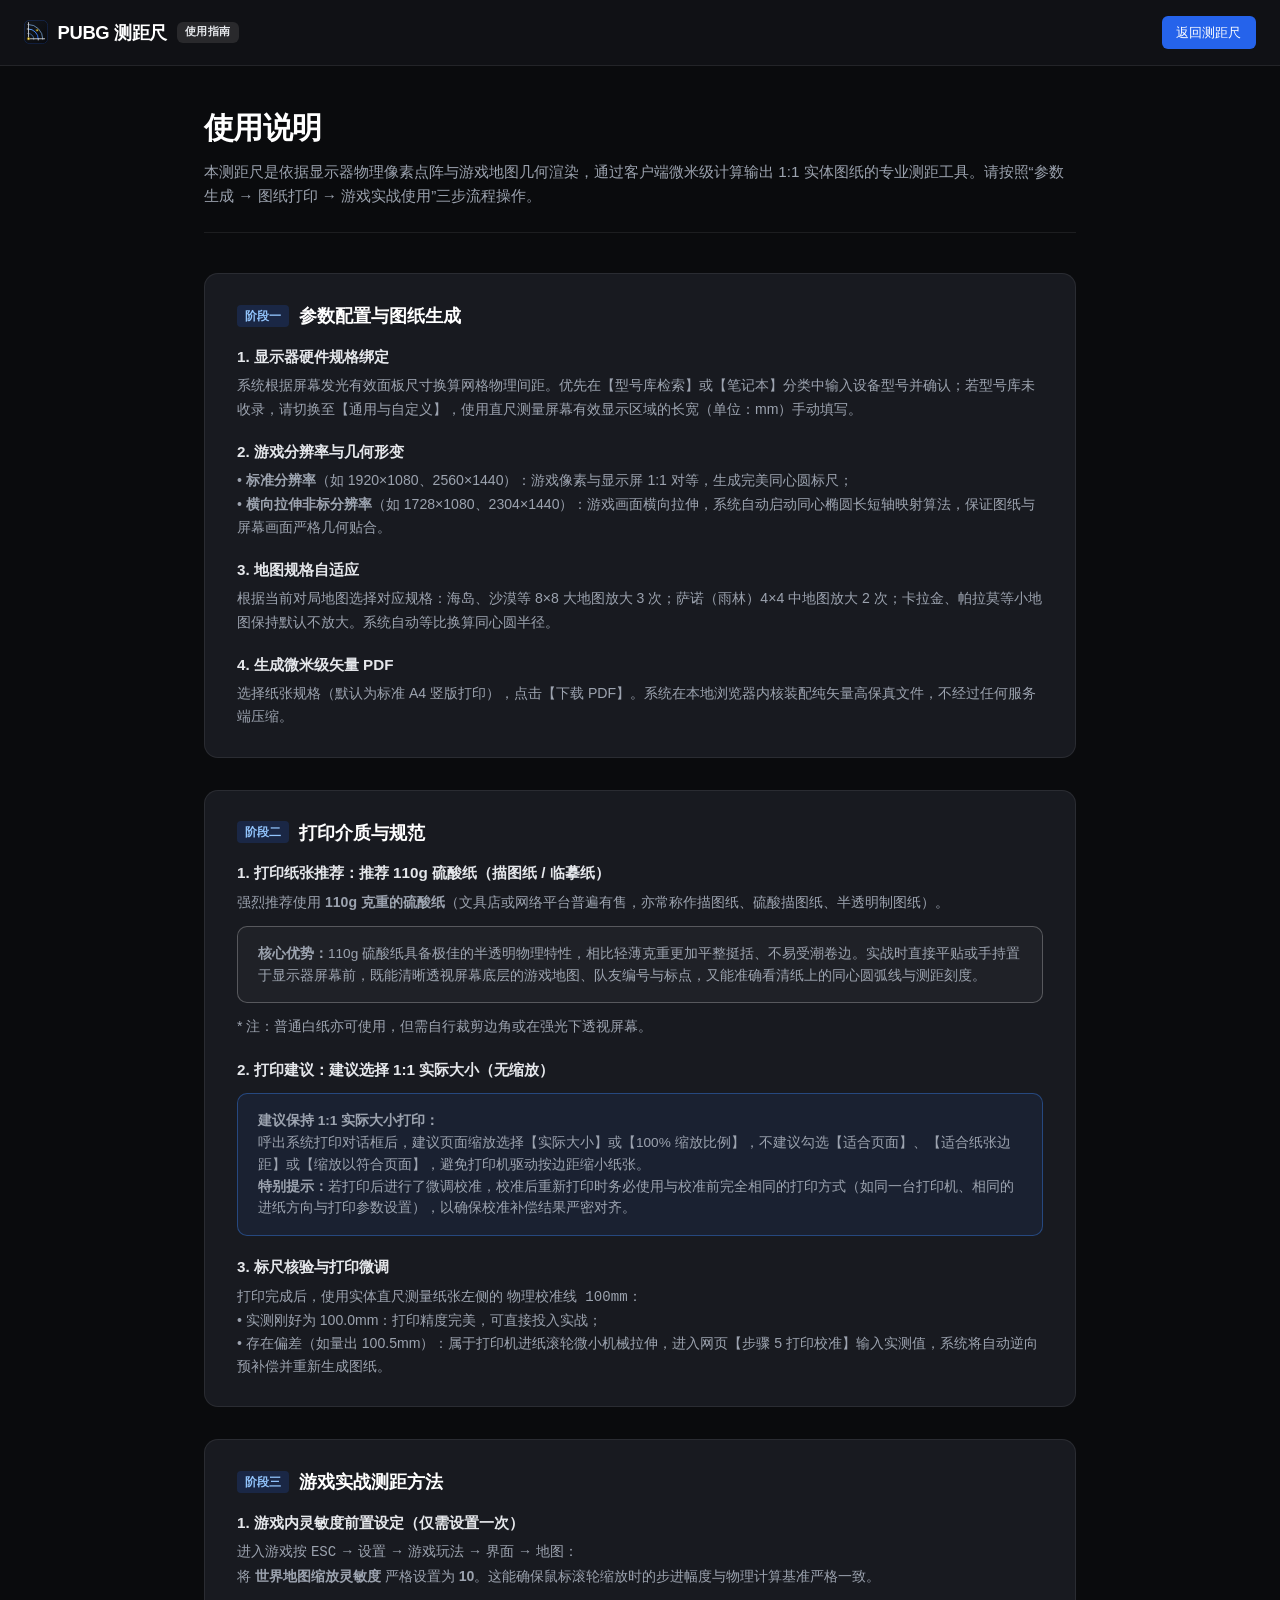
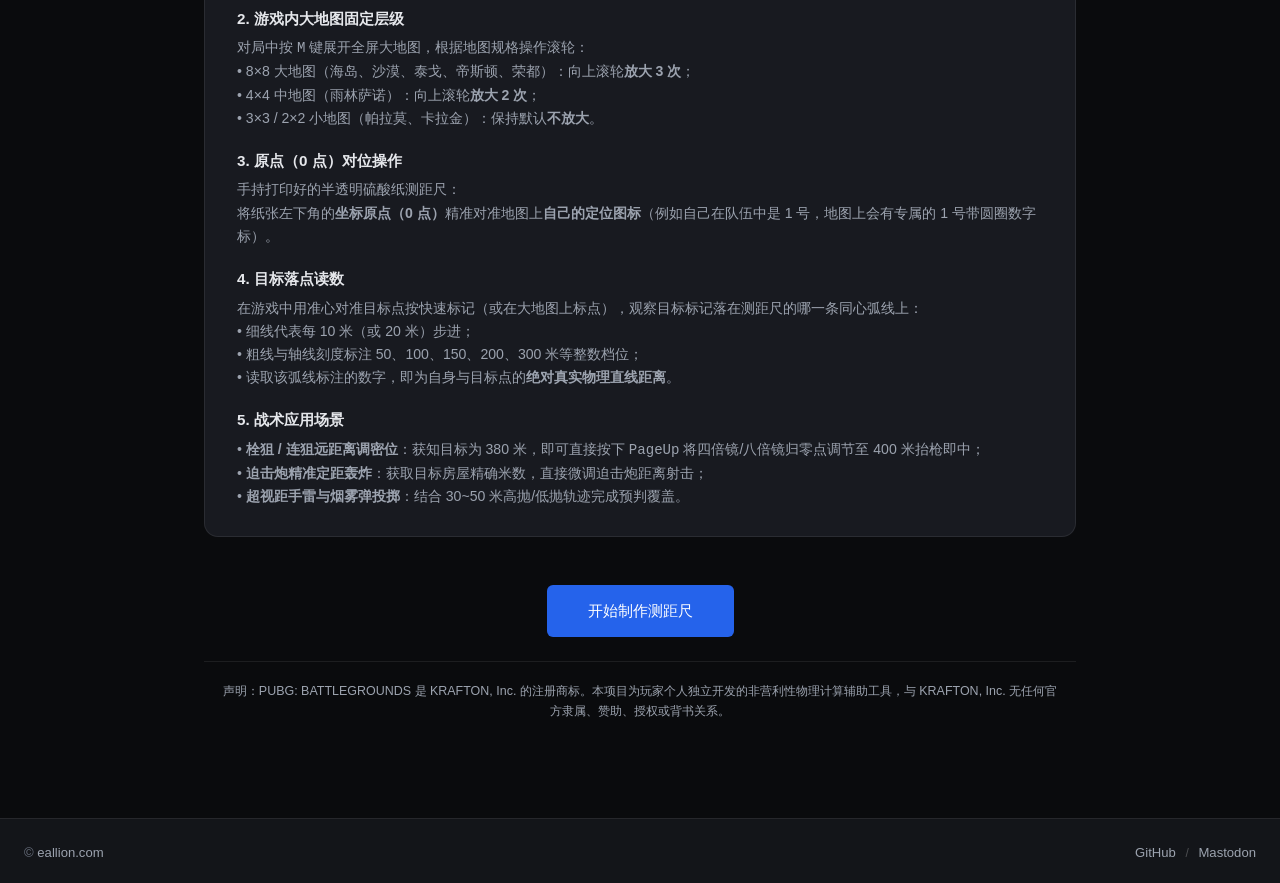
<file: guide.html>
<!DOCTYPE html>
<html lang="zh-CN">
<head>
  <meta charset="UTF-8">
  <meta name="viewport" content="width=device-width, initial-scale=1.0">
  <title>使用说明 - PUBG 测距尺</title>
  <link rel="stylesheet" href="./style.css">
  <link rel="icon" type="image/svg+xml" href="./favicon.svg">
  <link rel="apple-touch-icon" href="./favicon.svg">
  <style>
    .guide-container {
      max-width: 920px;
      margin: 0 auto;
      padding: 2.5rem 1.5rem 4rem 1.5rem;
    }
    .guide-header-section {
      margin-bottom: 2.5rem;
      border-bottom: 1px solid var(--border-subtle);
      padding-bottom: 1.5rem;
    }
    .guide-title {
      font-size: 1.85rem;
      font-weight: 700;
      color: #ffffff;
      letter-spacing: -0.02em;
      margin-bottom: 0.6rem;
    }
    .guide-desc {
      font-size: 0.95rem;
      color: var(--text-secondary);
      line-height: 1.6;
    }
    .guide-card-section {
      background: var(--bg-card);
      border: 1px solid var(--border-subtle);
      border-radius: var(--radius-lg);
      padding: 1.75rem 2rem;
      margin-bottom: 2rem;
    }
    .guide-section-title {
      font-size: 1.15rem;
      font-weight: 600;
      color: #ffffff;
      display: flex;
      align-items: center;
      gap: 0.65rem;
      margin-bottom: 1rem;
    }
    .guide-section-badge {
      font-size: 0.72rem;
      font-family: var(--font-mono);
      background: rgba(37, 99, 235, 0.18);
      color: #93c5fd;
      padding: 0.15rem 0.5rem;
      border-radius: 4px;
      font-weight: 600;
    }
    .guide-item {
      margin-bottom: 1.25rem;
    }
    .guide-item:last-child {
      margin-bottom: 0;
    }
    .guide-item-title {
      font-size: 0.95rem;
      font-weight: 600;
      color: #e5e7eb;
      margin-bottom: 0.35rem;
    }
    .guide-item-body {
      font-size: 0.88rem;
      color: var(--text-secondary);
      line-height: 1.65;
    }
    .guide-highlight-box {
      background: rgba(255, 255, 255, 0.03);
      border: 1px solid var(--border-focus);
      border-radius: var(--radius-md);
      padding: 1rem 1.25rem;
      margin: 0.75rem 0;
      font-size: 0.85rem;
      line-height: 1.6;
    }
    .guide-alert-box {
      background: rgba(220, 38, 38, 0.08);
      border: 1px solid rgba(239, 68, 68, 0.35);
      border-radius: var(--radius-md);
      padding: 1rem 1.25rem;
      margin: 0.75rem 0;
      font-size: 0.85rem;
      line-height: 1.6;
      color: #fecaca;
    }
    .guide-footer-action {
      display: flex;
      justify-content: center;
      margin-top: 3rem;
    }
  </style>
</head>
<body>

  <!-- 顶部导航 -->
  <header class="app-header">
    <div class="header-container">
      <div class="brand-title">
        <a href="./index.html?from=guide" style="color: #ffffff; text-decoration: none; display: flex; align-items: center; gap: 0.6rem;">
          <img src="./favicon.svg" alt="PUBG 测距尺 Logo" class="brand-logo" width="24" height="24">
          <span>PUBG 测距尺</span>
          <span class="brand-tag">使用指南</span>
        </a>
      </div>
      <div class="header-tools">
        <a href="./index.html?from=guide" class="btn btn-primary btn-sm" style="text-decoration: none; padding: 0.35rem 0.85rem; font-size: 0.82rem;">返回测距尺</a>
      </div>
    </div>
  </header>

  <!-- 说明正文容器 -->
  <main class="guide-container">
    
    <div class="guide-header-section">
      <h1 class="guide-title">使用说明</h1>
      <p class="guide-desc">
        本测距尺是依据显示器物理像素点阵与游戏地图几何渲染，通过客户端微米级计算输出 1:1 实体图纸的专业测距工具。请按照“参数生成 → 图纸打印 → 游戏实战使用”三步流程操作。
      </p>
    </div>

    <!-- 阶段一：生成与配置 -->
    <section class="guide-card-section">
      <div class="guide-section-title">
        <span class="guide-section-badge">阶段一</span>
        <span>参数配置与图纸生成</span>
      </div>

      <div class="guide-item">
        <div class="guide-item-title">1. 显示器硬件规格绑定</div>
        <div class="guide-item-body">
          系统根据屏幕发光有效面板尺寸换算网格物理间距。优先在【型号库检索】或【笔记本】分类中输入设备型号并确认；若型号库未收录，请切换至【通用与自定义】，使用直尺测量屏幕有效显示区域的长宽（单位：mm）手动填写。
        </div>
      </div>

      <div class="guide-item">
        <div class="guide-item-title">2. 游戏分辨率与几何形变</div>
        <div class="guide-item-body">
          • <strong>标准分辨率</strong>（如 1920×1080、2560×1440）：游戏像素与显示屏 1:1 对等，生成完美同心圆标尺；<br>
          • <strong>横向拉伸非标分辨率</strong>（如 1728×1080、2304×1440）：游戏画面横向拉伸，系统自动启动同心椭圆长短轴映射算法，保证图纸与屏幕画面严格几何贴合。
        </div>
      </div>

      <div class="guide-item">
        <div class="guide-item-title">3. 地图规格自适应</div>
        <div class="guide-item-body">
          根据当前对局地图选择对应规格：海岛、沙漠等 8×8 大地图放大 3 次；萨诺（雨林）4×4 中地图放大 2 次；卡拉金、帕拉莫等小地图保持默认不放大。系统自动等比换算同心圆半径。
        </div>
      </div>

      <div class="guide-item">
        <div class="guide-item-title">4. 生成微米级矢量 PDF</div>
        <div class="guide-item-body">
          选择纸张规格（默认为标准 A4 竖版打印），点击【下载 PDF】。系统在本地浏览器内核装配纯矢量高保真文件，不经过任何服务端压缩。
        </div>
      </div>
    </section>

    <!-- 阶段二：介质与打印 -->
    <section class="guide-card-section">
      <div class="guide-section-title">
        <span class="guide-section-badge">阶段二</span>
        <span>打印介质与规范</span>
      </div>

      <div class="guide-item">
        <div class="guide-item-title">1. 打印纸张推荐：推荐 110g 硫酸纸（描图纸 / 临摹纸）</div>
        <div class="guide-item-body">
          强烈推荐使用 <strong>110g 克重的硫酸纸</strong>（文具店或网络平台普遍有售，亦常称作描图纸、硫酸描图纸、半透明制图纸）。<br>
          <div class="guide-highlight-box">
            <strong>核心优势：</strong>110g 硫酸纸具备极佳的半透明物理特性，相比轻薄克重更加平整挺括、不易受潮卷边。实战时直接平贴或手持置于显示器屏幕前，既能清晰透视屏幕底层的游戏地图、队友编号与标点，又能准确看清纸上的同心圆弧线与测距刻度。
          </div>
          * 注：普通白纸亦可使用，但需自行裁剪边角或在强光下透视屏幕。
        </div>
      </div>

      <div class="guide-item">
        <div class="guide-item-title">2. 打印建议：建议选择 1:1 实际大小（无缩放）</div>
        <div class="guide-item-body">
          <div class="guide-highlight-box" style="border-color: rgba(59, 130, 246, 0.4); background: rgba(59, 130, 246, 0.08);">
            <strong>建议保持 1:1 实际大小打印：</strong><br>
            呼出系统打印对话框后，建议页面缩放选择【实际大小】或【100% 缩放比例】，不建议勾选【适合页面】、【适合纸张边距】或【缩放以符合页面】，避免打印机驱动按边距缩小纸张。<br>
            <strong>特别提示：</strong>若打印后进行了微调校准，校准后重新打印时务必使用与校准前完全相同的打印方式（如同一台打印机、相同的进纸方向与打印参数设置），以确保校准补偿结果严密对齐。
          </div>
        </div>
      </div>

      <div class="guide-item">
        <div class="guide-item-title">3. 标尺核验与打印微调</div>
        <div class="guide-item-body">
          打印完成后，使用实体直尺测量纸张左侧的 <code>物理校准线 100mm</code>：<br>
          • 实测刚好为 100.0mm：打印精度完美，可直接投入实战；<br>
          • 存在偏差（如量出 100.5mm）：属于打印机进纸滚轮微小机械拉伸，进入网页【步骤 5 打印校准】输入实测值，系统将自动逆向预补偿并重新生成图纸。
        </div>
      </div>
    </section>

    <!-- 阶段三：游戏内使用方法 -->
    <section class="guide-card-section">
      <div class="guide-section-title">
        <span class="guide-section-badge">阶段三</span>
        <span>游戏实战测距方法</span>
      </div>

      <div class="guide-item">
        <div class="guide-item-title">1. 游戏内灵敏度前置设定（仅需设置一次）</div>
        <div class="guide-item-body">
          进入游戏按 <code>ESC</code> → <code>设置</code> → <code>游戏玩法</code> → <code>界面</code> → <code>地图</code>：<br>
          将 <strong>世界地图缩放灵敏度</strong> 严格设置为 <strong>10</strong>。这能确保鼠标滚轮缩放时的步进幅度与物理计算基准严格一致。
        </div>
      </div>

      <div class="guide-item">
        <div class="guide-item-title">2. 游戏内大地图固定层级</div>
        <div class="guide-item-body">
          对局中按 <code>M</code> 键展开全屏大地图，根据地图规格操作滚轮：<br>
          • 8×8 大地图（海岛、沙漠、泰戈、帝斯顿、荣都）：向上滚轮<strong>放大 3 次</strong>；<br>
          • 4×4 中地图（雨林萨诺）：向上滚轮<strong>放大 2 次</strong>；<br>
          • 3×3 / 2×2 小地图（帕拉莫、卡拉金）：保持默认<strong>不放大</strong>。
        </div>
      </div>

      <div class="guide-item">
        <div class="guide-item-title">3. 原点（0 点）对位操作</div>
        <div class="guide-item-body">
          手持打印好的半透明硫酸纸测距尺：<br>
          将纸张左下角的<strong>坐标原点（0 点）</strong>精准对准地图上<strong>自己的定位图标</strong>（例如自己在队伍中是 1 号，地图上会有专属的 1 号带圆圈数字标）。
        </div>
      </div>

      <div class="guide-item">
        <div class="guide-item-title">4. 目标落点读数</div>
        <div class="guide-item-body">
          在游戏中用准心对准目标点按快速标记（或在大地图上标点），观察目标标记落在测距尺的哪一条同心弧线上：<br>
          • 细线代表每 10 米（或 20 米）步进；<br>
          • 粗线与轴线刻度标注 50、100、150、200、300 米等整数档位；<br>
          • 读取该弧线标注的数字，即为自身与目标点的<strong>绝对真实物理直线距离</strong>。
        </div>
      </div>

      <div class="guide-item">
        <div class="guide-item-title">5. 战术应用场景</div>
        <div class="guide-item-body">
          • <strong>栓狙 / 连狙远距离调密位</strong>：获知目标为 380 米，即可直接按下 <code>PageUp</code> 将四倍镜/八倍镜归零点调节至 400 米抬枪即中；<br>
          • <strong>迫击炮精准定距轰炸</strong>：获取目标房屋精确米数，直接微调迫击炮距离射击；<br>
          • <strong>超视距手雷与烟雾弹投掷</strong>：结合 30~50 米高抛/低抛轨迹完成预判覆盖。
        </div>
      </div>
    </section>

    <!-- 底部返回与开始制作按钮 -->
    <div class="guide-footer-action">
      <a href="./index.html?from=guide" class="btn btn-primary" style="padding: 0.85rem 2.5rem; font-size: 0.95rem; text-decoration: none;">开始制作测距尺</a>
    </div>

    <!-- 免责声明说明文本 (位于 main 内部最后一个 div，紧接 footer 顶部) -->
    <div class="main-disclaimer">
      <span>声明：PUBG: BATTLEGROUNDS 是 KRAFTON, Inc. 的注册商标。本项目为玩家个人独立开发的非营利性物理计算辅助工具，与 KRAFTON, Inc. 无任何官方隶属、赞助、授权或背书关系。</span>
    </div>
  </main>

  <!-- 页脚版权与链接 -->
  <footer class="app-footer">
    <div class="footer-container">
      <div class="footer-copyright">
        <span>© <a href="https://eallion.com" target="_blank" rel="noopener noreferrer">eallion.com</a></span>
      </div>
      <div class="footer-links">
        <a href="https://github.com/eallion/pubg-ruler" target="_blank" rel="noopener noreferrer" class="footer-link">GitHub</a>
        <span class="footer-divider">/</span>
        <a href="https://e5n.cc/@eallion" target="_blank" rel="me noopener noreferrer" class="footer-link">Mastodon</a>
      </div>
    </div>
  </footer>

  <script>
    // 无论点击页面内哪个返回链接，均记录会话标记，避免返回主页时弹出重复引导弹窗
    document.querySelectorAll('a[href*="index.html"]').forEach(function(link) {
      link.addEventListener('click', function() {
        try {
          sessionStorage.setItem('pubg_ruler_skip_welcome', '1');
        } catch (e) {}
      });
    });
  </script>
</body>
</html>
</file>
<file: style.css>
/*
 * PUBG 物理测距尺 Web 样式设计规范
 * 风格：Apple 极简专业设计语言，严肃严谨，克制精准
 */

:root {
  --bg-primary: #0a0b0d;
  --bg-secondary: #131519;
  --bg-card: #181a20;
  --bg-card-hover: #1f222a;
  --border-subtle: rgba(255, 255, 255, 0.08);
  --border-focus: rgba(255, 255, 255, 0.25);
  --border-active: #3b82f6;
  
  --text-main: #f3f4f6;
  --text-secondary: #9ca3af;
  --text-tertiary: #6b7280;
  
  --accent-blue: #2563eb;
  --accent-blue-hover: #1d4ed8;
  --accent-amber: #d97706;
  --accent-green: #059669;
  
  --radius-sm: 6px;
  --radius-md: 10px;
  --radius-lg: 14px;
  
  --font-sans: -apple-system, BlinkMacSystemFont, "Segoe UI", Roboto, "Helvetica Neue", Arial, sans-serif;
  --font-mono: ui-monospace, SFMono-Regular, Menlo, Monaco, Consolas, monospace;
}

* {
  box-sizing: border-box;
  margin: 0;
  padding: 0;
}

body {
  background-color: var(--bg-primary);
  color: var(--text-main);
  font-family: var(--font-sans);
  line-height: 1.5;
  -webkit-font-smoothing: antialiased;
  min-height: 100vh;
}

/* 顶部导航与标头 */
.app-header {
  border-bottom: 1px solid var(--border-subtle);
  background: rgba(19, 21, 25, 0.75);
  backdrop-filter: blur(16px);
  position: sticky;
  top: 0;
  z-index: 50;
}

.header-container {
  max-width: 1280px;
  margin: 0 auto;
  padding: 1rem 1.5rem;
  display: flex;
  justify-content: space-between;
  align-items: center;
}

.brand-title {
  font-size: 1.15rem;
  font-weight: 600;
  letter-spacing: -0.02em;
  color: #ffffff;
  display: flex;
  align-items: center;
  gap: 0.6rem;
}

.brand-logo {
  width: 24px;
  height: 24px;
  border-radius: 5px;
  display: block;
  flex-shrink: 0;
}

.brand-tag {
  font-size: 0.7rem;
  font-family: var(--font-mono);
  background: rgba(255, 255, 255, 0.1);
  color: #e5e7eb;
  padding: 0.15rem 0.5rem;
  border-radius: var(--radius-sm);
  letter-spacing: 0.05em;
  text-transform: uppercase;
}

/* Apple 风格步骤指示器 */
.stepper-nav {
  background: var(--bg-secondary);
  border-bottom: 1px solid var(--border-subtle);
}

.stepper-container {
  max-width: 1280px;
  margin: 0 auto;
  padding: 0.85rem 1.5rem;
  display: flex;
  justify-content: space-between;
  gap: 1rem;
}

.step-indicator-item {
  flex: 1;
  display: flex;
  align-items: center;
  gap: 0.75rem;
  padding: 0.5rem 0.75rem;
  border-radius: var(--radius-sm);
  cursor: pointer;
  transition: all 0.2s ease;
  border-left: 2px solid transparent;
  background: transparent;
}

.step-indicator-item:hover {
  background: rgba(255, 255, 255, 0.02);
}

.step-indicator-item.active {
  background: rgba(59, 130, 246, 0.06);
  border-left-color: var(--accent-blue);
}

.step-indicator-item.completed {
  border-left-color: var(--accent-green);
}

.step-num {
  width: 24px;
  height: 24px;
  border-radius: 50%;
  border: 1px solid var(--border-focus);
  display: flex;
  align-items: center;
  justify-content: center;
  font-size: 0.75rem;
  font-weight: 600;
  color: var(--text-tertiary);
  transition: all 0.2s;
}

.step-indicator-item.active .step-num {
  background: var(--accent-blue);
  border-color: var(--accent-blue);
  color: #ffffff;
}

.step-indicator-item.completed .step-num {
  background: rgba(5, 150, 105, 0.2);
  border-color: var(--accent-green);
  color: #10b981;
}

.step-info {
  display: flex;
  flex-direction: column;
}

.step-name {
  font-size: 0.82rem;
  font-weight: 500;
  color: var(--text-secondary);
}

.step-indicator-item.active .step-name {
  color: #ffffff;
}

/* 主内容布局: 左侧表单与引导 + 右侧实时物理预览 */
.main-wrapper {
  max-width: 1280px;
  margin: 0 auto;
  padding: 2rem 1.5rem 2rem;
  display: grid;
  grid-template-columns: 1.15fr 0.85fr;
  gap: 2rem;
}

@media (max-width: 1024px) {
  .main-wrapper {
    grid-template-columns: 1fr;
  }
}

/* 面板卡片 */
.glass-panel {
  background: var(--bg-secondary);
  border: 1px solid var(--border-subtle);
  border-radius: var(--radius-lg);
  padding: 1.75rem;
}

/* 步骤内容区域 */
.step-section {
  display: none;
}

.step-section.active {
  display: block;
}

.step-headline {
  font-size: 1.35rem;
  font-weight: 600;
  letter-spacing: -0.02em;
  color: #ffffff;
  margin-bottom: 0.35rem;
}

.step-subtext {
  font-size: 0.88rem;
  color: var(--text-secondary);
  margin-bottom: 1.5rem;
}

/* 卡片网格选项 */
.options-grid {
  display: grid;
  grid-template-columns: 1fr;
  gap: 0.75rem;
  margin-bottom: 1.5rem;
}

#screenPresetContainer {
  max-height: 400px;
  overflow-y: auto;
  padding-right: 0.35rem;
}

#screenPresetContainer::-webkit-scrollbar {
  width: 6px;
}

#screenPresetContainer::-webkit-scrollbar-thumb {
  background: rgba(255, 255, 255, 0.15);
  border-radius: 3px;
}

.option-card {
  background: var(--bg-card);
  border: 1px solid var(--border-subtle);
  border-radius: var(--radius-md);
  padding: 1rem 1.25rem;
  cursor: pointer;
  transition: all 0.15s ease;
}

.option-card:hover {
  background: var(--bg-card-hover);
  border-color: var(--border-focus);
}

.option-card.active {
  background: rgba(37, 99, 235, 0.08);
  border-color: var(--accent-blue);
  box-shadow: 0 0 0 1px var(--accent-blue);
}

.option-header {
  display: flex;
  justify-content: space-between;
  align-items: center;
  margin-bottom: 0.25rem;
}

.option-title {
  font-size: 0.95rem;
  font-weight: 600;
  color: #ffffff;
}

.option-badge {
  font-size: 0.75rem;
  font-family: var(--font-mono);
  background: rgba(255, 255, 255, 0.06);
  color: var(--text-secondary);
  padding: 0.1rem 0.4rem;
  border-radius: var(--radius-sm);
}

.option-desc {
  font-size: 0.82rem;
  color: var(--text-tertiary);
}

.badge {
  font-size: 0.75rem;
  padding: 0.15rem 0.5rem;
  border-radius: var(--radius-sm);
  font-weight: 500;
}

.badge-stretched {
  background: rgba(217, 119, 6, 0.15);
  color: #f59e0b;
  border: 1px solid rgba(217, 119, 6, 0.3);
}

.badge-standard {
  background: rgba(5, 150, 105, 0.15);
  color: #10b981;
  border: 1px solid rgba(5, 150, 105, 0.3);
}

/* 表单与输入框 */
.form-box {
  background: var(--bg-card);
  border: 1px solid var(--border-subtle);
  border-radius: var(--radius-md);
  padding: 1.25rem;
  margin-bottom: 1.25rem;
}

.form-row {
  margin-bottom: 1rem;
}

.form-row:last-child {
  margin-bottom: 0;
}

.form-label {
  display: block;
  font-size: 0.82rem;
  font-weight: 500;
  color: var(--text-secondary);
  margin-bottom: 0.35rem;
}

.input-group {
  display: flex;
  align-items: center;
  gap: 0.5rem;
}

.form-input, .form-select {
  width: 100%;
  background: #0d0f12;
  border: 1px solid var(--border-subtle);
  border-radius: var(--radius-sm);
  color: #ffffff;
  padding: 0.65rem 0.85rem;
  font-size: 0.9rem;
  font-family: inherit;
  transition: border-color 0.15s;
}

.form-input:focus, .form-select:focus {
  outline: none;
  border-color: var(--accent-blue);
  box-shadow: 0 0 0 1px var(--accent-blue);
}

.input-unit {
  font-size: 0.85rem;
  color: var(--text-tertiary);
  font-family: var(--font-mono);
  white-space: nowrap;
}

/* 状态框 */
.status-box {
  border-radius: var(--radius-md);
  padding: 1rem 1.15rem;
  font-size: 0.85rem;
  line-height: 1.6;
  margin-bottom: 1.25rem;
  border: 1px solid transparent;
}

.status-info {
  background: rgba(37, 99, 235, 0.08);
  border-color: rgba(37, 99, 235, 0.2);
  color: #93c5fd;
}

.status-warning {
  background: rgba(217, 119, 6, 0.08);
  border-color: rgba(217, 119, 6, 0.2);
  color: #fcd34d;
}

.status-success {
  background: rgba(5, 150, 105, 0.08);
  border-color: rgba(5, 150, 105, 0.2);
  color: #6ee7b7;
}

.status-danger {
  background: rgba(220, 38, 38, 0.12);
  border-color: rgba(239, 68, 68, 0.35);
  color: #fca5a5;
}

.text-warning {
  color: #f59e0b;
}

/* 测量指引说明卡 */
.guide-card {
  background: rgba(255, 255, 255, 0.02);
  border: 1px dashed var(--border-focus);
  border-radius: var(--radius-md);
  padding: 1rem 1.25rem;
  margin-bottom: 1.25rem;
  font-size: 0.82rem;
  color: var(--text-secondary);
}

.guide-step-list {
  padding-left: 1.2rem;
  margin-top: 0.5rem;
}

.guide-step-list li {
  margin-bottom: 0.35rem;
}

.guide-step-list code {
  background: rgba(255, 255, 255, 0.08);
  padding: 0.1rem 0.35rem;
  border-radius: 4px;
  color: #e5e7eb;
  font-family: var(--font-mono);
}

/* 按钮组 */
.btn-row {
  display: flex;
  gap: 0.75rem;
  margin-top: 1.5rem;
}

.btn {
  display: inline-flex;
  align-items: center;
  justify-content: center;
  padding: 0.7rem 1.35rem;
  font-size: 0.88rem;
  font-weight: 500;
  border-radius: var(--radius-sm);
  cursor: pointer;
  transition: all 0.15s ease;
  border: 1px solid transparent;
  font-family: inherit;
  text-decoration: none;
}

.btn-primary {
  background: var(--accent-blue);
  color: #ffffff;
}

.btn-primary:hover {
  background: var(--accent-blue-hover);
}

.btn-secondary {
  background: rgba(255, 255, 255, 0.05);
  border-color: var(--border-subtle);
  color: var(--text-main);
}

.btn-secondary:hover {
  background: rgba(255, 255, 255, 0.1);
  border-color: var(--border-focus);
}

.btn:disabled {
  opacity: 0.4;
  cursor: not-allowed;
}

.btn-sm {
  padding: 0.45rem 0.85rem;
  font-size: 0.8rem;
}

/* 右侧预览容器 */
.preview-sticky {
  position: sticky;
  top: 5rem;
}

.preview-header {
  display: flex;
  justify-content: space-between;
  align-items: center;
  margin-bottom: 1rem;
}

.preview-title {
  font-size: 0.95rem;
  font-weight: 600;
  color: #ffffff;
}

.preview-badge {
  font-size: 0.75rem;
  color: var(--text-tertiary);
  font-family: var(--font-mono);
}

.preview-canvas-wrapper {
  background: #ffffff;
  border-radius: var(--radius-md);
  padding: 0.5rem;
  border: 1px solid var(--border-subtle);
  box-shadow: 0 10px 30px rgba(0, 0, 0, 0.4);
  overflow: hidden;
  display: flex;
  justify-content: center;
  align-items: center;
}

.preview-canvas-wrapper svg {
  width: 100%;
  height: auto;
  display: block;
}

.preview-meta {
  margin-top: 0.75rem;
}

.preview-meta-list {
  list-style: none;
  padding: 0;
  margin: 0;
  display: flex;
  flex-direction: column;
  gap: 0.35rem;
}

.preview-meta-item {
  font-size: 0.76rem;
  color: var(--text-secondary);
  font-family: var(--font-mono);
  line-height: 1.45;
  display: flex;
  align-items: baseline;
  justify-content: space-between;
  padding: 0.28rem 0.55rem;
  border-radius: var(--radius-sm);
  background: rgba(255, 255, 255, 0.025);
  border: 1px solid rgba(255, 255, 255, 0.05);
}

.preview-meta-item .meta-label {
  color: var(--text-tertiary);
  font-size: 0.72rem;
  white-space: nowrap;
  margin-right: 0.5rem;
}

.preview-meta-item .meta-val {
  color: #f1f5f9;
  font-weight: 500;
  text-align: right;
  word-break: break-all;
}

/* 单选组风格 */
.radio-group {
  display: flex;
  gap: 1rem;
  margin-top: 0.5rem;
}

.radio-label {
  display: flex;
  align-items: center;
  gap: 0.4rem;
  font-size: 0.85rem;
  color: var(--text-secondary);
  cursor: pointer;
}

.hidden {
  display: none !important;
}

/* Apple 风格 Tab 分段控制器 */
.tab-pill-group {
  display: inline-flex;
  background: var(--bg-card);
  border: 1px solid var(--border-subtle);
  border-radius: var(--radius-sm);
  padding: 0.2rem;
  gap: 0.2rem;
  width: 100%;
}

.tab-pill {
  flex: 1;
  background: transparent;
  border: none;
  color: var(--text-secondary);
  font-size: 0.82rem;
  font-weight: 500;
  padding: 0.55rem 0.85rem;
  border-radius: 4px;
  cursor: pointer;
  transition: all 0.15s ease;
  font-family: inherit;
}

.tab-pill:hover {
  color: #ffffff;
}

.tab-pill.active {
  background: rgba(255, 255, 255, 0.1);
  color: #ffffff;
  box-shadow: 0 1px 3px rgba(0, 0, 0, 0.3);
}

/* 显示器数据库卡片列表 */
.monitor-db-list {
  display: flex;
  flex-direction: column;
  gap: 0.65rem;
  max-height: 380px;
  overflow-y: auto;
  padding-right: 0.35rem;
}

.monitor-db-list::-webkit-scrollbar {
  width: 6px;
}

.monitor-db-list::-webkit-scrollbar-thumb {
  background: rgba(255, 255, 255, 0.15);
  border-radius: 3px;
}

.monitor-item-card {
  background: var(--bg-card);
  border: 1px solid var(--border-subtle);
  border-radius: var(--radius-md);
  padding: 0.85rem 1rem;
  cursor: pointer;
  transition: all 0.15s ease;
  display: flex;
  justify-content: space-between;
  align-items: center;
}

.monitor-item-card:hover {
  background: var(--bg-card-hover);
  border-color: var(--border-focus);
}

.monitor-item-card.active {
  background: rgba(37, 99, 235, 0.08);
  border-color: var(--accent-blue);
  box-shadow: 0 0 0 1px var(--accent-blue);
}

.monitor-item-main {
  display: flex;
  flex-direction: column;
  gap: 0.2rem;
}

.monitor-item-brand {
  font-size: 0.72rem;
  color: var(--text-tertiary);
  font-weight: 500;
  text-transform: uppercase;
  letter-spacing: 0.04em;
}

.monitor-item-name {
  font-size: 0.92rem;
  font-weight: 600;
  color: #ffffff;
  display: flex;
  align-items: center;
  gap: 0.5rem;
}

.monitor-item-note {
  font-size: 0.78rem;
  color: var(--text-secondary);
}

.monitor-item-specs {
  display: flex;
  flex-direction: column;
  align-items: flex-end;
  gap: 0.25rem;
  text-align: right;
}

.spec-pill-group {
  display: flex;
  gap: 0.35rem;
}

.spec-pill {
  font-size: 0.7rem;
  font-family: var(--font-mono);
  background: rgba(255, 255, 255, 0.06);
  color: #e5e7eb;
  padding: 0.1rem 0.4rem;
  border-radius: var(--radius-sm);
}

.spec-dim {
  font-size: 0.75rem;
  font-family: var(--font-mono);
  color: var(--text-tertiary);
}


/* 打印模式 (@media print) */
@media print {
  @page {
    size: portrait;
    margin: 0;
  }

  body {
    background: #ffffff !important;
    color: #000000 !important;
    margin: 0;
    padding: 0;
  }

  .app-header,
  .stepper-nav,
  .glass-panel:first-child,
  .preview-header,
  .preview-meta,
  .btn-row,
  .toast-container,
  .app-footer {
    display: none !important;
  }

  .main-wrapper {
    display: block !important;
    max-width: none !important;
    margin: 0 !important;
    padding: 0 !important;
  }

  .preview-sticky {
    position: static !important;
  }

  .preview-canvas-wrapper {
    border: none !important;
    box-shadow: none !important;
    padding: 0 !important;
    border-radius: 0 !important;
  }
}

/* 折叠面板 (Collapsible) */
.collapsible-box {
  background: rgba(255, 255, 255, 0.02);
  border: 1px solid var(--border-subtle);
  border-radius: var(--radius-md);
  overflow: hidden;
  transition: border-color 0.15s;
}

.collapsible-box:hover {
  border-color: var(--border-focus);
}

/* 强调醒目的检测显示器工具栏 */
.collapsible-box-highlight {
  background: linear-gradient(135deg, rgba(37, 99, 235, 0.14) 0%, rgba(15, 23, 42, 0.65) 100%);
  border: 1px solid rgba(59, 130, 246, 0.45);
  box-shadow: 0 4px 18px rgba(37, 99, 235, 0.12);
  transition: all 0.2s ease;
}

.collapsible-box-highlight:hover {
  border-color: rgba(96, 165, 250, 0.7);
  box-shadow: 0 6px 24px rgba(37, 99, 235, 0.22);
}

.collapsible-box-highlight .collapsible-header {
  background: rgba(37, 99, 235, 0.06);
}

.detect-title-highlight {
  font-size: 0.9rem;
  font-weight: 600;
  color: #60a5fa;
  display: flex;
  align-items: center;
  gap: 0.5rem;
}

.detect-badge-highlight {
  font-size: 0.7rem;
  font-weight: 600;
  color: #bfdbfe;
  background: rgba(37, 99, 235, 0.35);
  border: 1px solid rgba(96, 165, 250, 0.5);
  padding: 0.12rem 0.45rem;
  border-radius: 4px;
  letter-spacing: 0.02em;
}

.collapsible-header {
  padding: 0.75rem 1rem;
  display: flex;
  justify-content: space-between;
  align-items: center;
  cursor: pointer;
  user-select: none;
}

.collapsible-arrow {
  font-size: 0.75rem;
  color: var(--text-tertiary);
  transition: transform 0.2s ease;
  display: inline-block;
}

.collapsible-box.open .collapsible-arrow {
  transform: rotate(90deg);
}

.collapsible-action-text {
  font-size: 0.75rem;
  color: var(--text-tertiary);
}

.collapsible-body {
  padding: 0 1rem 0.85rem 1rem;
  border-top: 1px solid var(--border-subtle);
  padding-top: 0.75rem;
}

/* 自定义极简 Toast 提示弹窗 (替代原生 alert) */
.toast-container {
  position: fixed;
  top: 1.5rem;
  left: 50%;
  transform: translateX(-50%);
  z-index: 9999;
  display: flex;
  flex-direction: column;
  gap: 0.5rem;
  pointer-events: none;
}

.toast-item {
  pointer-events: auto;
  background: rgba(19, 21, 25, 0.96);
  border: 1px solid var(--border-focus);
  backdrop-filter: blur(16px);
  color: #ffffff;
  padding: 0.75rem 1.25rem;
  border-radius: var(--radius-md);
  font-size: 0.88rem;
  font-weight: 500;
  box-shadow: 0 8px 24px rgba(0, 0, 0, 0.5);
  display: flex;
  align-items: center;
  gap: 0.65rem;
  animation: toastFadeIn 0.2s cubic-bezier(0.16, 1, 0.3, 1) forwards;
  max-width: 90vw;
}

.toast-item.toast-success {
  border-color: rgba(5, 150, 105, 0.5);
}

.toast-item.toast-warning {
  border-color: rgba(217, 119, 6, 0.5);
}

.toast-item.toast-error {
  border-color: rgba(239, 68, 68, 0.5);
}

@keyframes toastFadeIn {
  from {
    opacity: 0;
    transform: translateY(-8px) scale(0.96);
  }
  to {
    opacity: 1;
    transform: translateY(0) scale(1);
  }
}

@keyframes toastFadeOut {
  from {
    opacity: 1;
    transform: translateY(0) scale(1);
  }
  to {
    opacity: 0;
    transform: translateY(-8px) scale(0.96);
  }
}

/* 自定义下拉菜单组件 (彻底解决 Linux Wayland 系统级 popup 闪退) */
.custom-dropdown {
  position: relative;
  user-select: none;
}

.custom-dropdown-btn {
  width: 100%;
  display: flex;
  align-items: center;
  justify-content: space-between;
  background: #0d0f12;
  border: 1px solid var(--border-subtle);
  border-radius: var(--radius-sm);
  color: #ffffff;
  padding: 0.65rem 0.85rem;
  font-size: 0.88rem;
  cursor: pointer;
  font-family: inherit;
  transition: border-color 0.15s;
}

.custom-dropdown-btn:hover,
.custom-dropdown-btn:focus {
  border-color: var(--accent-blue);
  outline: none;
}

.custom-dropdown-btn.open .custom-dropdown-arrow {
  transform: rotate(180deg);
}

.custom-dropdown-arrow {
  font-size: 0.72rem;
  color: var(--text-tertiary);
  transition: transform 0.2s ease;
  margin-left: 0.5rem;
  display: inline-block;
}

.custom-dropdown-menu {
  position: absolute;
  top: calc(100% + 4px);
  left: 0;
  width: 100%;
  min-width: 200px;
  max-height: 280px;
  overflow-y: auto;
  background: #131519;
  border: 1px solid var(--border-focus);
  border-radius: var(--radius-sm);
  box-shadow: 0 12px 36px rgba(0, 0, 0, 0.7);
  z-index: 1000;
  padding: 0.35rem 0;
}

.custom-dropdown-menu::-webkit-scrollbar {
  width: 6px;
}

.custom-dropdown-menu::-webkit-scrollbar-thumb {
  background: rgba(255, 255, 255, 0.15);
  border-radius: 3px;
}

.custom-dropdown-item {
  display: flex;
  align-items: center;
  justify-content: space-between;
  padding: 0.55rem 0.85rem;
  font-size: 0.82rem;
  color: var(--text-main);
  cursor: pointer;
  transition: background 0.12s ease;
}

.custom-dropdown-item:hover {
  background: rgba(255, 255, 255, 0.08);
}

.custom-dropdown-item.active {
  background: rgba(37, 99, 235, 0.15);
  color: #60a5fa;
  font-weight: 600;
}

.custom-dropdown-badge {
  font-size: 0.72rem;
  color: var(--text-tertiary);
  background: rgba(255, 255, 255, 0.06);
  padding: 0.1rem 0.35rem;
  border-radius: 4px;
}

/* 现代暗黑复选框 */
.form-checkbox {
  appearance: none;
  -webkit-appearance: none;
  width: 1.15rem;
  height: 1.15rem;
  border: 1px solid var(--border-focus);
  border-radius: 4px;
  background: #0d0f12;
  cursor: pointer;
  display: inline-grid;
  place-content: center;
  transition: all 0.15s ease;
  margin: 0;
  vertical-align: middle;
}

.form-checkbox:checked {
  background: var(--accent-blue);
  border-color: var(--accent-blue);
}

.form-checkbox:checked::before {
  content: "";
  width: 0.45rem;
  height: 0.25rem;
  border-left: 2px solid #ffffff;
  border-bottom: 2px solid #ffffff;
  transform: rotate(-45deg) translate(0.5px, -1px);
}

/* 模态弹窗组件 (Apple 极简暗黑毛玻璃风格) */
.modal-overlay {
  position: fixed;
  inset: 0;
  background: rgba(0, 0, 0, 0.72);
  backdrop-filter: blur(10px);
  z-index: 9999;
  display: flex;
  align-items: center;
  justify-content: center;
  padding: 1.25rem;
  opacity: 1;
  transition: opacity 0.2s ease;
}

.modal-overlay.hidden {
  display: none !important;
}

.modal-dialog {
  background: #131519;
  border: 1px solid var(--border-focus);
  border-radius: var(--radius-lg);
  box-shadow: 0 24px 48px rgba(0, 0, 0, 0.85);
  width: 100%;
  max-width: 640px;
  display: flex;
  flex-direction: column;
  overflow: hidden;
  animation: modalScaleIn 0.2s cubic-bezier(0.16, 1, 0.3, 1) forwards;
}

#welcomeGuideModal .modal-dialog {
  max-width: 700px;
}

#mapGuideModal .modal-dialog,
#printNoticeModal .modal-dialog,
#calibGuideModal .modal-dialog {
  max-width: 680px;
}

/* 欢迎弹窗动态指引演示卡片 (Apple 极简暗黑战术风格) */
.demo-anim-card {
  background: #090a0d;
  border: 1px solid rgba(255, 255, 255, 0.12);
  border-radius: var(--radius-md);
  margin-bottom: 1.25rem;
  overflow: hidden;
  box-shadow: 0 8px 24px rgba(0, 0, 0, 0.5);
}

.demo-anim-topbar {
  display: flex;
  align-items: center;
  justify-content: space-between;
  padding: 0.65rem 1rem;
  background: rgba(255, 255, 255, 0.025);
  border-bottom: 1px solid rgba(255, 255, 255, 0.06);
  gap: 0.75rem;
}

.demo-anim-tag {
  font-size: 0.72rem;
  font-family: var(--font-mono);
  background: rgba(37, 99, 235, 0.18);
  color: #93c5fd;
  padding: 0.15rem 0.5rem;
  border-radius: 4px;
  font-weight: 600;
  letter-spacing: 0.02em;
  white-space: nowrap;
}

.demo-step-badge {
  font-size: 0.8rem;
  color: #f3f4f6;
  font-weight: 500;
  flex: 1;
  text-align: left;
  padding-left: 0.25rem;
  white-space: nowrap;
  overflow: hidden;
  text-overflow: ellipsis;
  transition: color 0.2s;
}

.btn-demo-replay {
  background: rgba(255, 255, 255, 0.06);
  border: 1px solid var(--border-subtle);
  color: var(--text-secondary);
  border-radius: var(--radius-sm);
  padding: 0.2rem 0.6rem;
  font-size: 0.75rem;
  cursor: pointer;
  transition: all 0.15s ease;
  white-space: nowrap;
}

.btn-demo-replay:hover {
  background: rgba(255, 255, 255, 0.12);
  color: #ffffff;
  border-color: var(--border-focus);
}

.demo-svg-container {
  width: 100%;
  position: relative;
  background: #0a0c10;
  display: block;
  perspective: 900px;
  overflow: hidden;
  border-radius: var(--radius-md);
}

.demo-svg-container svg {
  width: 100%;
  height: auto;
  display: block;
}

/* 顶层半透明测距尺实体纸张 (3D 翻覆与抚平贴合) */
.demo-paper-sheet {
  position: absolute;
  top: 0;
  left: 0;
  width: 100%;
  height: 100%;
  pointer-events: none;
  /* 严格锁定左下角原点 (80/540, 200/240) */
  transform-origin: 14.81% 83.33%;
  opacity: 0;
  will-change: transform, opacity, filter, clip-path;
}

.demo-paper-sheet svg {
  width: 100%;
  height: 100%;
  display: block;
}

@keyframes demoPingPulse {
  0% {
    transform: scale(0.3);
    opacity: 0.9;
  }
  65% {
    transform: scale(1.3);
    opacity: 0.15;
  }
  100% {
    transform: scale(1.5);
    opacity: 0;
  }
}

#demoOriginPulse, #demoTargetPulse {
  transform-box: fill-box;
  transform-origin: center;
  animation: demoPingPulse 1.6s cubic-bezier(0.2, 0.8, 0.4, 1) infinite;
}

@keyframes modalScaleIn {
  from {
    opacity: 0;
    transform: scale(0.95) translateY(10px);
  }
  to {
    opacity: 1;
    transform: scale(1) translateY(0);
  }
}

.modal-header {
  display: flex;
  align-items: center;
  justify-content: space-between;
  padding: 1.25rem 1.5rem;
  border-bottom: 1px solid var(--border-subtle);
}

.modal-title {
  font-size: 1.05rem;
  font-weight: 600;
  color: #ffffff;
  letter-spacing: -0.01em;
}

.modal-close-btn {
  background: transparent;
  border: none;
  color: var(--text-tertiary);
  font-size: 1.25rem;
  line-height: 1;
  cursor: pointer;
  padding: 0.25rem 0.5rem;
  border-radius: var(--radius-sm);
  transition: color 0.15s, background 0.15s;
}

.modal-close-btn:hover {
  color: #ffffff;
  background: rgba(255, 255, 255, 0.08);
}

.modal-body {
  padding: 1.5rem;
  font-size: 0.88rem;
  line-height: 1.6;
  color: var(--text-main);
  max-height: 75vh;
  overflow-y: auto;
}

.modal-footer {
  padding: 1rem 1.5rem;
  border-top: 1px solid var(--border-subtle);
  display: flex;
  justify-content: space-between;
  align-items: center;
  gap: 0.75rem;
  background: rgba(0, 0, 0, 0.15);
}

.modal-footer-right {
  display: flex;
  align-items: center;
  gap: 0.75rem;
}

.modal-checkbox-label {
  display: inline-flex;
  align-items: center;
  gap: 0.4rem;
  font-size: 0.8rem;
  color: var(--text-secondary);
  cursor: pointer;
  user-select: none;
}

.modal-checkbox-label input[type="checkbox"] {
  accent-color: var(--accent-blue);
  cursor: pointer;
  width: 14px;
  height: 14px;
}

/* 预览区顶栏操作按钮 */
.preview-actions {
  display: flex;
  align-items: center;
  gap: 0.4rem;
}

.btn-icon {
  background: rgba(255, 255, 255, 0.06);
  border: 1px solid var(--border-subtle);
  border-radius: var(--radius-sm);
  color: var(--text-secondary);
  font-size: 0.78rem;
  font-family: inherit;
  padding: 0.25rem 0.6rem;
  cursor: pointer;
  transition: all 0.15s ease;
}

.btn-icon:hover {
  background: rgba(255, 255, 255, 0.12);
  color: #ffffff;
  border-color: var(--border-focus);
}

/* 矢量预览放大全屏查看 Lightbox */
.preview-zoom-container {
  width: 92vw;
  max-width: 1280px;
  height: 90vh;
  background: #111318;
  border: 1px solid var(--border-subtle);
  border-radius: var(--radius-lg);
  display: flex;
  flex-direction: column;
  overflow: hidden;
  box-shadow: 0 25px 60px rgba(0, 0, 0, 0.75);
}

.preview-zoom-header {
  display: flex;
  align-items: center;
  justify-content: space-between;
  padding: 0.85rem 1.25rem;
  border-bottom: 1px solid var(--border-subtle);
  background: #16181f;
}

.preview-zoom-body {
  flex: 1;
  overflow: auto;
  padding: 2.5rem;
  display: flex;
  background: #08090b;
  position: relative;
  user-select: none;
}

.zoom-stage {
  margin: auto;
  display: flex;
  align-items: center;
  justify-content: center;
  transition: transform 0.08s ease-out;
  transform-origin: center center;
  flex-shrink: 0;
}

#svgZoomPreview {
  width: 500px;
  height: 707px;
  flex-shrink: 0;
  background: #ffffff;
  border-radius: 4px;
  box-shadow: 0 12px 48px rgba(0, 0, 0, 0.7);
  display: block;
}

.modal-step-tag {
  font-size: 0.72rem;
  font-family: var(--font-mono);
  background: rgba(37, 99, 235, 0.18);
  color: #93c5fd;
  padding: 0.15rem 0.5rem;
  border-radius: 4px;
  font-weight: 600;
  margin-bottom: 0.65rem;
  display: inline-block;
}

.modal-highlight-box {
  background: rgba(255, 255, 255, 0.04);
  border: 1px solid var(--border-focus);
  border-radius: var(--radius-md);
  padding: 1rem;
  margin: 0.85rem 0;
}

.theory-box.active-recommend {
  border-color: var(--accent-blue) !important;
  box-shadow: 0 0 0 1px var(--accent-blue);
  background: rgba(37, 99, 235, 0.06) !important;
}

/* 页脚版权与链接 */
.app-footer {
  border-top: 1px solid var(--border-subtle);
  background: var(--bg-secondary);
  padding: 1.5rem 0;
  margin-top: 1.5rem;
}

.footer-container {
  max-width: 1280px;
  margin: 0 auto;
  padding: 0 1.5rem;
  display: flex;
  justify-content: space-between;
  align-items: center;
  flex-wrap: wrap;
  gap: 1rem;
  font-size: 0.82rem;
  color: var(--text-tertiary);
}

.footer-copyright a,
.footer-links a {
  color: var(--text-secondary);
  text-decoration: none;
  transition: color 0.15s ease;
}

.footer-copyright a:hover,
.footer-links a:hover {
  color: #ffffff;
  text-decoration: underline;
}

.footer-links {
  display: flex;
  align-items: center;
  gap: 0.6rem;
}

.footer-divider {
  color: var(--border-focus);
  font-size: 0.75rem;
}

/* 说明文本 (位于 main 内部最后一个 div，全宽通栏，紧接 footer 顶部) */
.main-disclaimer {
  grid-column: 1 / -1;
  width: 100%;
  box-sizing: border-box;
  margin-top: 1.5rem;
  padding: 1.25rem 1rem 0.5rem;
  border-top: 1px solid var(--border-subtle);
  font-size: 0.78rem;
  line-height: 1.6;
  color: var(--text-secondary);
  text-align: center;
  position: relative;
  z-index: 10;
}
</file>
